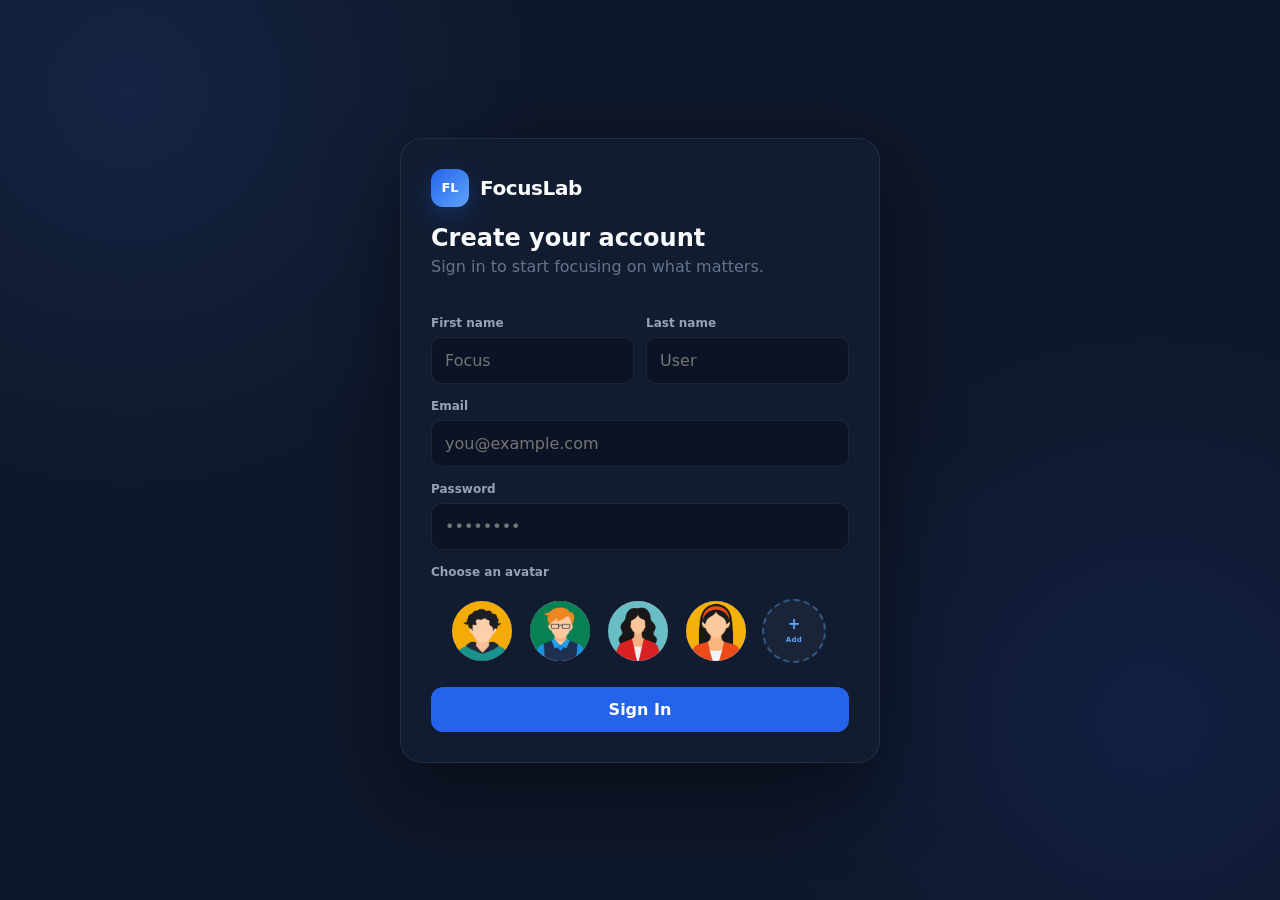
<file: index.html>
<!DOCTYPE html>
<html lang="en">
<head>
    <meta charset="UTF-8">
    <meta name="viewport" content="width=device-width, initial-scale=1.0">
    <title>FocusLab</title>
    <link rel="icon" type="image/svg+xml" href="data:image/svg+xml,%3Csvg xmlns='http://www.w3.org/2000/svg' viewBox='0 0 64 64'%3E%3Cdefs%3E%3ClinearGradient id='g' x1='0' y1='0' x2='64' y2='64'%3E%3Cstop offset='0' stop-color='%232563eb'/%3E%3Cstop offset='1' stop-color='%2360a5fa'/%3E%3C/linearGradient%3E%3C/defs%3E%3Crect width='64' height='64' rx='16' fill='url(%23g)'/%3E%3Ctext x='32' y='44' font-family='Arial, Helvetica, sans-serif' font-weight='900' font-size='28' fill='white' text-anchor='middle'%3EFL%3C/text%3E%3C/svg%3E">
    <link rel="stylesheet" href="style/main.css">
    <script>
        /*
         * Decide instantly (before the page paints) whether to show
         * the sign-in form or the home app, so there is no flash of
         * the wrong view. The actual show/hide is done in CSS via
         * these two classes — see main.css.
         */
        document.documentElement.classList.add(
            localStorage.getItem("focusLab_signedIn") === "true"
                ? "is-signed-in"
                : "is-guest"
        );
    </script>
</head>

<body class="home-page">

    <div class="home-screen">

        <!-- =========================================================
             SIGN IN VIEW
             Shown when the person has not signed in yet. Submitting
             this form no longer navigates to another file — it just
             reveals the home view below, in this same page.
        ========================================================== -->
        <div id="signinView" class="modal-box signin-box">

            <div class="signin-logo-row">
                <div class="brand-mark">FL</div>
                <span>FocusLab</span>
            </div>

            <h2>Create your account</h2>
            <p class="modal-description">Sign in to start focusing on what matters.</p>

            <div class="form-grid">
                <div>
                    <label>First name</label>
                    <input id="signinFirstName" type="text" placeholder="Focus" autocomplete="given-name">
                </div>
                <div>
                    <label>Last name</label>
                    <input id="signinLastName" type="text" placeholder="User" autocomplete="family-name">
                </div>
            </div>

            <label>Email</label>
            <input id="signinEmail" type="email" placeholder="you@example.com" autocomplete="email">

            <label>Password</label>
            <input id="signinPassword" type="password" placeholder="••••••••" autocomplete="new-password">

            <label>Choose an avatar</label>
            <div class="background-grid signin-avatar-grid" id="signinAvatarGrid">
                <button type="button" class="background-option" data-avatar="images/avatars/avatar1.jpeg" onclick="selectSigninAvatar(this)">
                    <img src="images/avatars/avatar1.jpeg" alt="Avatar 1">
                </button>
                <button type="button" class="background-option" data-avatar="images/avatars/avatar2.jpeg" onclick="selectSigninAvatar(this)">
                    <img src="images/avatars/avatar2.jpeg" alt="Avatar 2">
                </button>
                <button type="button" class="background-option" data-avatar="images/avatars/avatar3.jpeg" onclick="selectSigninAvatar(this)">
                    <img src="images/avatars/avatar3.jpeg" alt="Avatar 3">
                </button>
                <button type="button" class="background-option" data-avatar="images/avatars/avatar4.jpeg" onclick="selectSigninAvatar(this)">
                    <img src="images/avatars/avatar4.jpeg" alt="Avatar 4">
                </button>
                <button type="button" class="background-option avatar-add-option" id="signinAvatarAddBtn" onclick="triggerSigninAvatarUpload()">
                    <span class="avatar-add-icon">+</span>
                    <span class="avatar-add-label">Add</span>
                </button>
            </div>

            <input
                type="file"
                id="signinAvatarFileInput"
                accept="image/*"
                style="display:none"
                onchange="handleSigninAvatarFileSelected(event)"
            >

            <p id="signinError" class="signin-error">Please fill in every field and choose an avatar.</p>

            <button class="modal-submit-button" onclick="submitSignin()">
                Sign In
            </button>

        </div>


        <!-- =========================================================
             HOME APP VIEW
             Shown once the person is signed in. This is the same
             content that used to live in pages/home.html.
        ========================================================== -->
        <div id="homeAppView">

            <header class="home-header">
                <a href="index.html" class="brand">
                    <div class="brand-mark">FL</div>
                    <span>FocusLab</span>
                </a>

                <nav class="home-nav">
                    <a href="index.html" class="active">Home</a>
                    <a href="pages/tasks.html">Tasks</a>
                    <a href="pages/video.html">Videos</a>
                </nav>

                <div class="nav-search-wrapper">
                    <svg class="home-search-icon nav-search-icon" viewBox="0 0 24 24" fill="none">
                        <circle cx="11" cy="11" r="6.5" stroke="currentColor" stroke-width="1.8"/>
                        <path d="M16 16L21 21" stroke="currentColor" stroke-width="1.8" stroke-linecap="round"/>
                    </svg>

                    <input
                        type="text"
                        id="navTaskSearch"
                        class="nav-search-input"
                        placeholder="Search tasks..."
                        autocomplete="off"
                    >

                    <div
                        id="navTaskSearchSuggestions"
                        class="home-task-search-suggestions"
                    ></div>
                </div>

                <div class="mobile-header-nav">
                    <a href="index.html" class="mobile-nav-btn active" title="Home">
                        <svg viewBox="0 0 24 24" fill="none">
                            <path d="M4 10.5L12 4L20 10.5V20H4V10.5Z"
                                  stroke="currentColor" stroke-width="1.7"
                                  stroke-linejoin="round"/>
                            <path d="M9 20V14H15V20"
                                  stroke="currentColor" stroke-width="1.7"/>
                        </svg>
                    </a>
                    <a href="pages/tasks.html" class="mobile-nav-btn" title="Tasks">
                        <svg viewBox="0 0 24 24" fill="none">
                            <rect x="4" y="3" width="16" height="18" rx="3"
                                  stroke="currentColor" stroke-width="1.7"/>
                            <path d="M8 8L9.5 9.5L12 7"
                                  stroke="currentColor" stroke-width="1.7"
                                  stroke-linecap="round" stroke-linejoin="round"/>
                            <path d="M13.5 9H17"
                                  stroke="currentColor" stroke-width="1.7"
                                  stroke-linecap="round"/>
                            <path d="M8 13L9.5 14.5L12 12"
                                  stroke="currentColor" stroke-width="1.7"
                                  stroke-linecap="round" stroke-linejoin="round"/>
                            <path d="M13.5 14H17"
                                  stroke="currentColor" stroke-width="1.7"
                                  stroke-linecap="round"/>
                        </svg>
                    </a>
                    <a href="pages/video.html" class="mobile-nav-btn" title="Videos">
                        <svg viewBox="0 0 24 24" fill="none">
                            <rect x="3" y="5" width="18" height="14" rx="3"
                                  stroke="currentColor" stroke-width="1.7"/>
                            <path d="M10 9L16 12L10 15V9Z"
                                  stroke="currentColor" stroke-width="1.7"
                                  stroke-linejoin="round"/>
                        </svg>
                    </a>
                </div>

                <div class="home-user">
                    <img id="homeAvatar" class="avatar-clickable" src="images/avatars/avatar1.jpeg" alt="Avatar" onclick="openAvatarEditModal()" title="Change avatar">
                    <span id="homeUserName">Focus User</span>
                </div>
            </header>

            <main class="home-main">

                <section class="hero-section">
                    <div class="hero-content">
                        <span class="hero-small-title">FOCUS • PLAN • ACHIEVE</span>
                        <h1>Stay focused.<br><span>Get things done.</span></h1>
                        <p>
                            Organize your tasks, focus on what matters,
                            and make every study session count.
                        </p>

                        <div class="hero-buttons">
                            <a href="pages/tasks.html" class="primary-button">
                                Open Tasks
                            </a>
                        </div>
                    </div>
                </section>

                <section class="home-search-section">

                    <div class="search-heading">
                        <span class="section-kicker">QUICK SEARCH</span>
                        <h2>Find a task</h2>
                        <p>Type at least 2 characters to search your tasks.</p>
                    </div>

                    <div class="home-search-wrapper">
                        <svg class="home-search-icon" viewBox="0 0 24 24" fill="none">
                            <circle cx="11" cy="11" r="6.5" stroke="currentColor" stroke-width="1.8"/>
                            <path d="M16 16L21 21" stroke="currentColor" stroke-width="1.8" stroke-linecap="round"/>
                        </svg>

                        <input
                            type="text"
                            id="homeTaskSearch"
                            class="home-search-input"
                            placeholder="Search your tasks..."
                            autocomplete="off"
                        >

                        <div
                            id="homeTaskSearchSuggestions"
                            class="home-task-search-suggestions"
                        ></div>
                    </div>

                </section>

                <section class="home-cards">

                    <a href="pages/tasks.html" class="home-card">
                        <div class="home-card-icon">
                            <svg viewBox="0 0 24 24" fill="none">
                                <rect x="4" y="3" width="16" height="18" rx="3"
                                      stroke="currentColor" stroke-width="1.7"/>
                                <path d="M8 8L9.5 9.5L12 7"
                                      stroke="currentColor" stroke-width="1.7"
                                      stroke-linecap="round" stroke-linejoin="round"/>
                                <path d="M13.5 9H17"
                                      stroke="currentColor" stroke-width="1.7"
                                      stroke-linecap="round"/>
                                <path d="M8 13L9.5 14.5L12 12"
                                      stroke="currentColor" stroke-width="1.7"
                                      stroke-linecap="round" stroke-linejoin="round"/>
                                <path d="M13.5 14H17"
                                      stroke="currentColor" stroke-width="1.7"
                                      stroke-linecap="round"/>
                            </svg>
                        </div>
                        <div>
                            <h3>Tasks</h3>
                            <p>Manage your daily tasks</p>
                        </div>
                    </a>

                    <a href="pages/video.html" class="home-card">
                        <div class="home-card-icon">
                            <svg viewBox="0 0 24 24" fill="none">
                                <rect x="3" y="5" width="18" height="14" rx="3"
                                      stroke="currentColor" stroke-width="1.7"/>
                                <path d="M10 9L16 12L10 15V9Z"
                                      stroke="currentColor" stroke-width="1.7"
                                      stroke-linejoin="round"/>
                            </svg>
                        </div>
                        <div>
                            <h3>Videos</h3>
                            <p>Learn and stay inspired</p>
                        </div>
                    </a>

                    <div class="home-card">
                        <div class="home-card-icon">
                            <svg viewBox="0 0 24 24" fill="none">
                                <path d="M5 10V17"
                                      stroke="currentColor" stroke-width="1.7"
                                      stroke-linecap="round"/>
                                <path d="M9 7V17"
                                      stroke="currentColor" stroke-width="1.7"
                                      stroke-linecap="round"/>
                                <path d="M13 12V17"
                                      stroke="currentColor" stroke-width="1.7"
                                      stroke-linecap="round"/>
                                <path d="M17 5V17"
                                      stroke="currentColor" stroke-width="1.7"
                                      stroke-linecap="round"/>
                                <path d="M4 20H20"
                                      stroke="currentColor" stroke-width="1.7"
                                      stroke-linecap="round"/>
                            </svg>
                        </div>
                        <div>
                            <h3>FocusLab</h3>
                            <p>Build your productivity</p>
                        </div>
                    </div>

                </section>

            </main>

            <!-- ================= FOOTER ================= -->
            <footer class="site-footer">

        <div class="footer-credit">

            <span class="footer-brand-text">FocusLab</span>
            <span class="footer-brand-text">©</span>
        </div>

        <div class="footer-credit">
            <span>Created by Ahmed Mohamed</span>

        </div>

                <div class="footer-social">

                    <a href="https://www.facebook.com/" aria-label="Facebook" target="_blank" rel="noopener">
                        <svg viewBox="0 0 24 24" fill="none">
                            <path d="M14.5 8.5H16.5V5.3C16.16 5.26 15 5.17 13.63 5.17C10.77 5.17 8.81 6.93 8.81 10.13V12.75H5.63V16.32H8.81V22.5H12.5V16.32H15.66L16.16 12.75H12.5V10.5C12.5 9.47 12.78 8.5 14.5 8.5Z" fill="currentColor"/>
                        </svg>
                    </a>

                    <a href="https://www.youtube.com/" aria-label="YouTube" target="_blank" rel="noopener">
                        <svg viewBox="0 0 24 24" fill="none">
                            <rect x="2.5" y="6" width="19" height="12" rx="4" stroke="currentColor" stroke-width="1.6"/>
                            <path d="M10.5 9.5L15 12L10.5 14.5V9.5Z" fill="currentColor"/>
                        </svg>
                    </a>

                    <a href="https://www.tiktok.com/en/" aria-label="TikTok" target="_blank" rel="noopener">
                        <svg viewBox="0 0 24 24" fill="none">
                            <path d="M13.5 3V14.8C13.5 16.35 12.25 17.6 10.7 17.6C9.15 17.6 7.9 16.35 7.9 14.8C7.9 13.25 9.15 12 10.7 12C11 12 11.28 12.04 11.55 12.12V9.55C11.27 9.51 11 9.5 10.7 9.5C7.74 9.5 5.4 11.84 5.4 14.8C5.4 17.76 7.74 20.1 10.7 20.1C13.66 20.1 16 17.76 16 14.8V8.9C16.9 9.55 18 9.95 19.2 9.95V7.45C17.15 7.45 15.5 5.9 15.5 3.9V3H13.5Z" fill="currentColor"/>
                        </svg>
                    </a>

                </div>

            </footer>

        </div>

    </div>

    <!-- CHANGE AVATAR (available once signed in — click your avatar) -->
    <div id="avatarEditModal" class="modal-overlay">

        <div class="modal-box">

            <button class="modal-close" onclick="closeAvatarEditModal()">✕</button>

            <div class="modal-icon">
                <svg viewBox="0 0 24 24" fill="none">
                    <circle cx="12" cy="8" r="3.4" stroke="currentColor" stroke-width="1.7"/>
                    <path d="M5.5 19.5C6.5 16 9 14.5 12 14.5C15 14.5 17.5 16 18.5 19.5"
                          stroke="currentColor" stroke-width="1.7" stroke-linecap="round"/>
                </svg>
            </div>

            <h2>Change Avatar</h2>
            <p class="modal-description">Pick an avatar or upload your own photo.</p>

            <div class="background-grid signin-avatar-grid" id="avatarEditGrid">
                <button type="button" class="background-option" data-avatar="images/avatars/avatar1.jpeg" onclick="applyAvatarChoice(this)">
                    <img src="images/avatars/avatar1.jpeg" alt="Avatar 1">
                </button>
                <button type="button" class="background-option" data-avatar="images/avatars/avatar2.jpeg" onclick="applyAvatarChoice(this)">
                    <img src="images/avatars/avatar2.jpeg" alt="Avatar 2">
                </button>
                <button type="button" class="background-option" data-avatar="images/avatars/avatar3.jpeg" onclick="applyAvatarChoice(this)">
                    <img src="images/avatars/avatar3.jpeg" alt="Avatar 3">
                </button>
                <button type="button" class="background-option" data-avatar="images/avatars/avatar4.jpeg" onclick="applyAvatarChoice(this)">
                    <img src="images/avatars/avatar4.jpeg" alt="Avatar 4">
                </button>
                <button type="button" class="background-option avatar-add-option" id="avatarEditAddBtn" onclick="triggerAvatarEditUpload()">
                    <span class="avatar-add-icon">+</span>
                    <span class="avatar-add-label">Add</span>
                </button>
            </div>

            <input
                type="file"
                id="avatarEditFileInput"
                accept="image/*"
                style="display:none"
                onchange="handleAvatarEditFileSelected(event)"
            >

        </div>

    </div>

    <script src="script/main.js"></script>
</body>
</html>
</file>
<file: style/main.css>
* {
    box-sizing: border-box;
    margin: 0;
    padding: 0;
}

html {
    scroll-behavior: smooth;
}

body {
    font-family: Inter, system-ui, -apple-system, BlinkMacSystemFont, "Segoe UI", sans-serif;
    background: #0f172a;
    color: #f8fafc;
}

button,
input,
select {
    font: inherit;
}

button {
    border: 0;
}

a {
    color: inherit;
    text-decoration: none;
}


/* =========================
   SCROLLBAR
   Themed to match the site instead of the browser's default
   grey/silver bar.
========================= */

* {
    scrollbar-width: thin;
    scrollbar-color: #1e40af rgba(255,255,255,.05);
}

::-webkit-scrollbar {
    width: 11px;
    height: 11px;
}

::-webkit-scrollbar-track {
    background: rgba(255,255,255,.05);
}

::-webkit-scrollbar-thumb {
    background: #1e40af;
    border-radius: 10px;
}

::-webkit-scrollbar-thumb:hover {
    background: #2563eb;
}


/* =========================
   HOME
========================= */

.home-page {
    min-height: 100vh;
    background:
        radial-gradient(circle at 10% 10%, rgba(59, 130, 246, .12), transparent 30%),
        radial-gradient(circle at 90% 80%, rgba(37, 99, 235, .12), transparent 30%),
        #0f172a;
}

.home-screen {
    min-height: 100vh;
    display: flex;
    flex-direction: column;
}

.home-header,
.tasks-header {
    height: 78px;
    padding: 0 34px;
    display: flex;
    align-items: center;
    gap: 30px;
    border-bottom: 1px solid rgba(255,255,255,.07);
    background: rgba(15,23,42,.88);
    backdrop-filter: blur(18px);
    position: sticky;
    top: 0;
    z-index: 100;
}

.brand {
    display: flex;
    align-items: center;
    gap: 11px;
    font-size: 20px;
    font-weight: 800;
    letter-spacing: -.4px;
}

.brand-mark {
    width: 38px;
    height: 38px;
    border-radius: 12px;
    display: grid;
    place-items: center;
    background: linear-gradient(135deg,#2563eb,#60a5fa);
    color: white;
    font-size: 13px;
    font-weight: 900;
    box-shadow: 0 8px 25px rgba(37,99,235,.28);
}

.home-nav {
    display: flex;
    align-items: center;
    gap: 8px;
    margin-left: auto;
}

.home-nav a {
    padding: 10px 15px;
    border-radius: 10px;
    color: #94a3b8;
    transition: .2s;
}

.home-nav a:hover,
.home-nav a.active {
    color: white;
    background: rgba(255,255,255,.06);
}

.home-user,
.header-avatar {
    display: flex;
    align-items: center;
    gap: 9px;
}

.home-user img,
.header-avatar img {
    width: 39px;
    height: 39px;
    border-radius: 50%;
    object-fit: cover;
    border: 2px solid rgba(96,165,250,.45);
}

.home-user span {
    color: #cbd5e1;
    font-size: 14px;
}

.home-main {
    max-width: 1120px;
    margin: auto;
    padding: 80px 25px;
    flex: 1;
    width: 100%;
}

.hero-section {
    min-height: 430px;
    display: flex;
    align-items: center;
}

.hero-small-title,
.section-kicker,
.timer-label,
.break-small-label {
    font-size: 11px;
    letter-spacing: 2px;
    font-weight: 800;
    color: #60a5fa;
}

.hero-content h1 {
    margin-top: 18px;
    font-size: clamp(48px, 7vw, 86px);
    line-height: .98;
    letter-spacing: -4px;
}

.hero-content h1 span {
    color: #60a5fa;
}

.hero-content p {
    max-width: 590px;
    color: #94a3b8;
    font-size: 17px;
    line-height: 1.7;
    margin-top: 25px;
}

.hero-buttons {
    margin-top: 30px;
}

.primary-button,
.add-task-button,
.modal-submit-button {
    display: inline-flex;
    align-items: center;
    justify-content: center;
    gap: 9px;
    padding: 13px 20px;
    border-radius: 12px;
    background: #2563eb;
    color: white;
    font-weight: 700;
    cursor: pointer;
    transition: .2s;
}

.primary-button:hover,
.add-task-button:hover,
.modal-submit-button:hover {
    background: #3b82f6;
    transform: translateY(-2px);
}

.home-search-section {
    margin-top: 30px;
    padding: 34px;
    border: 1px solid rgba(255,255,255,.07);
    border-radius: 22px;
    background: rgba(255,255,255,.025);
}

.search-heading h2 {
    font-size: 28px;
    margin-top: 7px;
}

.search-heading p {
    color: #64748b;
    margin-top: 5px;
}

.home-search-wrapper {
    position: relative;
    margin-top: 22px;
}

.home-search-icon {
    position: absolute;
    left: 17px;
    top: 50%;
    transform: translateY(-50%);
    width: 21px;
    color: #64748b;
    z-index: 2;
}

.home-search-input {
    width: 100%;
    height: 58px;
    border-radius: 14px;
    border: 1px solid rgba(255,255,255,.08);
    background: rgba(2,6,23,.65);
    color: white;
    padding: 0 18px 0 50px;
    outline: none;
    transition: .2s;
}

.home-search-input:focus {
    border-color: rgba(59,130,246,.7);
    box-shadow: 0 0 0 4px rgba(37,99,235,.08);
}

.home-task-search-suggestions {
    display: none;
    position: absolute;
    top: calc(100% + 8px);
    left: 0;
    right: 0;
    background: #111c31;
    border: 1px solid rgba(255,255,255,.09);
    border-radius: 15px;
    padding: 7px;
    z-index: 200;
    box-shadow: 0 20px 50px rgba(0,0,0,.35);
}

.home-task-search-suggestions.active {
    display: block;
}

.home-search-result {
    width: 100%;
    display: flex;
    align-items: center;
    gap: 12px;
    padding: 12px;
    border-radius: 11px;
    background: transparent;
    color: white;
    text-align: left;
    cursor: pointer;
    transition: .2s;
}

.home-search-result:hover {
    background: rgba(59,130,246,.12);
}

.home-search-result-icon {
    width: 35px;
    height: 35px;
    border-radius: 10px;
    display: grid;
    place-items: center;
    background: rgba(59,130,246,.1);
    color: #60a5fa;
}

.home-search-result-text {
    overflow: hidden;
}

.home-search-result-text strong {
    display: block;
    white-space: nowrap;
    overflow: hidden;
    text-overflow: ellipsis;
}

.home-search-result-text small {
    color: #64748b;
}

.home-cards {
    display: grid;
    grid-template-columns: repeat(3,1fr);
    gap: 18px;
    margin-top: 24px;
}

.home-card {
    padding: 23px;
    border-radius: 18px;
    background: rgba(255,255,255,.025);
    border: 1px solid rgba(255,255,255,.07);
    display: flex;
    align-items: center;
    gap: 15px;
    transition: .2s;
}

.home-card:hover {
    transform: translateY(-3px);
    border-color: rgba(96,165,250,.25);
}

.home-card-icon {
    width: 48px;
    height: 48px;
    flex-shrink: 0;
    border-radius: 14px;
    background: rgba(59,130,246,.1);
    color: #60a5fa;
    display: grid;
    place-items: center;
}

.home-card-icon svg {
    width: 25px;
    height: 25px;
}

.home-card h3 {
    font-size: 16px;
}

.home-card p {
    color: #64748b;
    font-size: 13px;
    margin-top: 3px;
}


/* =========================
   TASKS APP
========================= */

.tasks-app-screen {
    min-height: 100vh;
    background-color: #0f172a;
    background-repeat: no-repeat;
    background-size: cover;
    background-position: center;
    background-attachment: fixed;
    display: flex;
    flex-direction: column;
}

.tasks-header {
    padding-left: 20px;
}

.burger-btn {
    width: 43px;
    height: 43px;
    border-radius: 12px;
    background: rgba(255,255,255,.05);
    display: flex;
    flex-direction: column;
    justify-content: center;
    gap: 5px;
    align-items: center;
    cursor: pointer;
    color: white;
}

.burger-btn span {
    width: 19px;
    height: 2px;
    background: currentColor;
    border-radius: 5px;
}

.tasks-search {
    margin-left: auto;
    width: min(400px, 42vw);
    position: relative;
}

.tasks-search svg {
    width: 20px;
    position: absolute;
    left: 15px;
    top: 50%;
    transform: translateY(-50%);
    color: #64748b;
}

.tasks-search input {
    width: 100%;
    height: 43px;
    padding: 0 15px 0 44px;
    border: 1px solid rgba(255,255,255,.07);
    border-radius: 11px;
    background: rgba(255,255,255,.035);
    color: white;
    outline: none;
}

.tasks-search input:focus {
    border-color: rgba(96,165,250,.5);
}

.sidebar {
    width: 260px;
    position: fixed;
    left: 0;
    top: 78px;
    bottom: 0;
    z-index: 90;
    padding: 23px 16px;
    background: rgba(8,15,29,.96);
    border-right: 1px solid rgba(255,255,255,.06);
    overflow-y: auto;
    transition: .25s;
}

.sidebar.closed {
    transform: translateX(-100%);
}

.sidebar-user {
    display: flex;
    align-items: center;
    gap: 12px;
    padding: 5px 7px 18px;
}

.sidebar-avatar {
    width: 43px;
    height: 43px;
    border-radius: 50%;
    object-fit: cover;
}

.sidebar-user strong {
    display: block;
    font-size: 14px;
}

.sidebar-user span {
    display: block;
    margin-top: 3px;
    font-size: 11px;
    color: #64748b;
}

.sidebar-divider {
    height: 1px;
    background: rgba(255,255,255,.06);
    margin: 12px 4px;
}

.sidebar-nav {
    display: flex;
    flex-direction: column;
    gap: 5px;
}

.sidebar-item,
.filter-item {
    width: 100%;
    display: flex;
    align-items: center;
    gap: 13px;
    min-height: 46px;
    padding: 8px 12px;
    border-radius: 12px;
    color: #94a3b8;
    background: transparent;
    cursor: pointer;
    text-align: left;
    transition: .2s;
}

.sidebar-item svg,
.filter-icon svg {
    width: 21px;
    height: 21px;
}

.sidebar-item:hover,
.sidebar-item.active,
.filter-item:hover,
.filter-item.active {
    color: white;
    background: rgba(59,130,246,.1);
}

.sidebar-button {
    font-weight: 500;
}

.filter-title {
    color: #475569;
    font-size: 10px;
    letter-spacing: 1.7px;
    font-weight: 800;
    padding: 10px 12px;
}

.filter-item {
    min-height: 43px;
}

.filter-icon {
    width: 27px;
    height: 27px;
    display: grid;
    place-items: center;
    border-radius: 9px;
    background: rgba(255,255,255,.035);
}

.filter-item.active .filter-icon {
    background: rgba(59,130,246,.13);
    color: #60a5fa;
}

.tasks-main {
    min-height: calc(100vh - 78px);
    margin-left: 260px;
    padding: 45px 30px;
    max-width: 1120px;
    background: transparent !important;
    flex: 1;
}

.tasks-heading-row {
    display: flex;
    justify-content: space-between;
    align-items: flex-end;
    gap: 20px;
}

.tasks-heading-row h1 {
    font-size: 38px;
    letter-spacing: -1.5px;
    margin-top: 7px;
}

.tasks-heading-row p {
    color: #64748b;
    margin-top: 5px;
}

.task-actions {
    display: flex;
    gap: 9px;
}

.delete-all-button {
    display: inline-flex;
    align-items: center;
    gap: 8px;
    padding: 12px 15px;
    border-radius: 11px;
    background: rgba(239,68,68,.08);
    color: #f87171;
    border: 1px solid rgba(239,68,68,.18);
    cursor: pointer;
    font-weight: 700;
    transition: .2s;
}

.delete-all-button svg {
    width: 18px;
    height: 18px;
}

.delete-all-button:hover {
    background: #dc2626;
    color: white;
}

.add-task-button svg {
    width: 19px;
    height: 19px;
}

.tasks-list {
    display: flex;
    flex-direction: column;
    gap: 12px;
    margin-top: 28px;
}

.task-item {
    display: flex;
    align-items: center;
    gap: 15px;
    padding: 16px;
    min-height: 84px;
    border-radius: 17px;
    border: 1px solid rgba(255,255,255,.065);
    background: rgba(15,23,42,.78);
    backdrop-filter: blur(10px);
    transition: .25s;
}

.task-item:hover {
    border-color: rgba(96,165,250,.2);
    transform: translateY(-1px);
}

.task-item.completed {
    opacity: .58;
}

.task-item.completed .task-name {
    text-decoration: line-through;
}

.task-check-button {
    width: 38px;
    height: 38px;
    border-radius: 50%;
    flex-shrink: 0;
    border: 1.5px solid #475569;
    color: transparent;
    background: transparent;
    display: grid;
    place-items: center;
    cursor: pointer;
    transition: .2s;
}

.task-check-button:hover {
    border-color: #60a5fa;
}

.task-item.completed .task-check-button {
    background: #22c55e;
    border-color: #22c55e;
    color: white;
}

.task-check-button svg {
    width: 19px;
    height: 19px;
}

.task-info {
    min-width: 0;
    flex: 1;
}

.task-name {
    font-weight: 700;
    font-size: 15px;
    white-space: nowrap;
    overflow: hidden;
    text-overflow: ellipsis;
}

.task-meta {
    display: flex;
    align-items: center;
    gap: 8px;
    flex-wrap: wrap;
    margin-top: 7px;
}

.task-priority {
    padding: 4px 8px;
    border-radius: 7px;
    font-size: 10px;
    font-weight: 800;
    background: rgba(255,255,255,.05);
    color: #94a3b8;
}

.task-priority.important {
    color: #fbbf24;
    background: rgba(245,158,11,.08);
}

.task-priority.study {
    color: #a78bfa;
    background: rgba(139,92,246,.08);
}

.task-focus-label {
    color: #64748b;
    font-size: 11px;
}

.task-timer-btn {
    min-width: 84px;
    height: 39px;
    padding: 0 12px;
    border-radius: 10px;
    background: rgba(59,130,246,.08);
    border: 1px solid rgba(59,130,246,.18);
    color: #60a5fa;
    font-family: monospace;
    font-weight: 800;
    cursor: pointer;
    transition: .2s;
}

.task-timer-btn:hover {
    background: rgba(59,130,246,.15);
}

.task-timer-btn.timer-running {
    color: #93c5fd;
    border-color: rgba(96,165,250,.45);
}

.task-timer-btn.timer-finished {
    color: #f87171;
    border-color: rgba(239,68,68,.3);
    background: rgba(239,68,68,.07);
}

.task-delete-btn {
    width: 34px;
    height: 34px;
    flex-shrink: 0;
    border-radius: 50%;
    background: rgba(220,38,38,.07);
    border: 1px solid rgba(248,113,113,.25);
    color: #f87171;
    display: grid;
    place-items: center;
    cursor: pointer;
    transition: .2s;
}

.task-delete-btn:hover {
    background: #dc2626;
    color: white;
}

.task-delete-btn svg {
    width: 17px;
    height: 17px;
}


/* =========================
   EMPTY
========================= */

.empty-tasks-state {
    display: none;
    text-align: center;
    padding: 100px 20px;
}

.empty-tasks-state.active {
    display: block;
}

.empty-icon {
    width: 72px;
    height: 72px;
    margin: auto;
    border-radius: 22px;
    background: rgba(59,130,246,.08);
    color: #60a5fa;
    display: grid;
    place-items: center;
}

.empty-icon svg {
    width: 35px;
}

.empty-tasks-state h2 {
    margin-top: 18px;
}

.empty-tasks-state p {
    color: #64748b;
    margin-top: 6px;
}

.empty-tasks-state button {
    margin-top: 22px;
    padding: 11px 18px;
    border-radius: 10px;
    background: #2563eb;
    color: white;
    cursor: pointer;
}


/* =========================
   MODALS
========================= */

.modal-overlay {
    position: fixed;
    inset: 0;
    z-index: 500;
    display: none;
    align-items: center;
    justify-content: center;
    padding: 20px;
    background: rgba(0,0,0,.72);
    backdrop-filter: blur(9px);
}

.modal-overlay.active {
    display: flex;
}

.modal-box {
    width: min(470px,100%);
    max-height: 90vh;
    overflow-y: auto;
    position: relative;
    padding: 30px;
    border-radius: 22px;
    background: #111c31;
    border: 1px solid rgba(255,255,255,.08);
    box-shadow: 0 30px 80px rgba(0,0,0,.45);
}

.modal-close,
.music-close {
    position: absolute;
    top: 17px;
    right: 17px;
    width: 35px;
    height: 35px;
    border-radius: 50%;
    color: #94a3b8;
    background: rgba(255,255,255,.05);
    cursor: pointer;
}

.modal-icon {
    width: 52px;
    height: 52px;
    display: grid;
    place-items: center;
    border-radius: 15px;
    background: rgba(59,130,246,.1);
    color: #60a5fa;
}

.modal-icon svg {
    width: 25px;
}

.modal-box h2 {
    margin-top: 17px;
    font-size: 24px;
}

.modal-description {
    color: #64748b;
    margin-top: 5px;
    margin-bottom: 25px;
}

.modal-box label {
    display: block;
    font-size: 12px;
    color: #94a3b8;
    font-weight: 700;
    margin: 15px 0 7px;
}

.modal-box input,
.modal-box select {
    width: 100%;
    height: 47px;
    border: 1px solid rgba(255,255,255,.08);
    border-radius: 10px;
    background: #0b1324;
    color: white;
    outline: none;
    padding: 0 13px;
}

.modal-box input:focus,
.modal-box select:focus {
    border-color: rgba(59,130,246,.55);
}

.form-grid {
    display: grid;
    grid-template-columns: 1fr 1fr;
    gap: 12px;
}

.input-with-unit {
    position: relative;
}

.input-with-unit input {
    padding-right: 45px;
}

.input-with-unit span {
    position: absolute;
    right: 12px;
    top: 50%;
    transform: translateY(-50%);
    color: #64748b;
    font-size: 12px;
}

.modal-submit-button {
    width: 100%;
    margin-top: 24px;
}


/* =========================
   FOCUS TIMER
========================= */

.timer-modal-overlay-pure {
    position: fixed;
    inset: 0;
    z-index: 700;
    display: none;
    align-items: center;
    justify-content: center;
    background: #030712;
}

.timer-modal-overlay-pure.active {
    display: flex;
}

.timer-pure-close-btn {
    position: absolute;
    right: 30px;
    top: 25px;
    width: 48px;
    height: 48px;
    border-radius: 50%;
    background: rgba(255,255,255,.06);
    color: white;
    cursor: pointer;
    font-size: 18px;
    z-index: 20;
}

/*
 * The video player's own close button — same spot as the
 * generic .timer-pure-close-btn, but raised a bit higher so
 * the video never covers it, and drawn as a plain X (no
 * circle background) per request.
 */
.video-close-x {
    top: 14px;
    right: 22px;
    width: auto;
    height: auto;
    padding: 6px 8px;
    border-radius: 8px;
    background: transparent;
    font-size: 30px;
    font-weight: 300;
    line-height: 1;
    z-index: 30;
    transition: .2s;
}

.video-close-x:hover {
    color: #60a5fa;
    transform: scale(1.12);
}

.timer-pure-content {
    text-align: center;
    padding: 30px;
}

.timer-pure-title {
    font-size: clamp(25px,4vw,40px);
    margin-top: 14px;
    max-width: 700px;
}

.timer-pure-big-number {
    margin-top: 35px;
    font-family: monospace;
    font-size: clamp(80px,17vw,190px);
    line-height: .9;
    letter-spacing: -8px;
    font-weight: 800;
}

.timer-status-text {
    color: #64748b;
    margin-top: 25px;
}


/* =========================
   RESULT ANIMATION
========================= */

.task-result-overlay {
    position: fixed;
    inset: 0;
    z-index: 800;
    display: flex;
    align-items: center;
    justify-content: center;
    background: rgba(2,6,23,.78);
    backdrop-filter: blur(8px);
    opacity: 0;
    visibility: hidden;
    pointer-events: none;
    transition: opacity .2s;
}

.task-result-overlay.active {
    opacity: 1;
    visibility: visible;
}

.task-result-animation {
    text-align: center;
    animation: resultContainer .55s ease both;
}

.task-result-circle {
    width: 150px;
    height: 150px;
    margin: auto;
    border-radius: 50%;
    display: grid;
    place-items: center;
    animation: resultCircle .65s cubic-bezier(.17,.89,.32,1.4) both;
}

.task-result-circle svg {
    width: 82px;
    height: 82px;
}

.task-result-circle.success {
    color: #22c55e;
    background: rgba(34,197,94,.08);
    border: 5px solid #22c55e;
    box-shadow:
        0 0 0 18px rgba(34,197,94,.05),
        0 0 70px rgba(34,197,94,.25);
}

.task-result-circle.failure {
    color: #ef4444;
    background: rgba(239,68,68,.08);
    border: 5px solid #ef4444;
    box-shadow:
        0 0 0 18px rgba(239,68,68,.05),
        0 0 70px rgba(239,68,68,.22);
}

.task-result-animation h2 {
    margin-top: 28px;
    font-size: 31px;
}

.task-result-animation p {
    margin-top: 7px;
    color: #94a3b8;
}

@keyframes resultCircle {
    0% {
        transform: scale(.2);
        opacity: 0;
    }
    65% {
        transform: scale(1.12);
        opacity: 1;
    }
    100% {
        transform: scale(1);
    }
}

@keyframes resultContainer {
    from {
        transform: translateY(15px);
        opacity: 0;
    }
    to {
        transform: translateY(0);
        opacity: 1;
    }
}


/* =========================
   BREAK
========================= */

.break-overlay {
    position: fixed;
    inset: 0;
    z-index: 900;
    display: none;
    align-items: center;
    justify-content: center;
    background: #000;
}

.break-overlay.active {
    display: flex;
}

.break-skip-btn {
    position: absolute;
    right: 27px;
    top: 24px;
    width: 48px;
    height: 48px;
    border-radius: 50%;
    background: rgba(255,255,255,.08);
    color: white;
    cursor: pointer;
    font-size: 18px;
}

.break-content {
    text-align: center;
}

.break-content h1 {
    margin-top: 18px;
    font-size: clamp(42px,7vw,75px);
    letter-spacing: -2px;
}

.break-display {
    margin-top: 30px;
    font-family: monospace;
    font-size: clamp(75px,14vw,160px);
    font-weight: 800;
    letter-spacing: -7px;
}

.break-content p {
    color: #64748b;
    margin-top: 15px;
}

.break-skip-button {
    margin-top: 27px;
    padding: 12px 20px;
    border-radius: 11px;
    background: #151515;
    color: #cbd5e1;
    border: 1px solid #292929;
    cursor: pointer;
}

.break-skip-button:hover {
    background: #202020;
}


/* =========================
   BACKGROUNDS
========================= */

.background-grid {
    display: grid;
    grid-template-columns: 1fr 1fr;
    gap: 12px;
    margin-top: 20px;
    max-height: 360px;
    overflow-y: auto;
    padding-right: 4px;
}

.background-option {
    padding: 0;
    height: 130px;
    overflow: hidden;
    border-radius: 12px;
    border: 2px solid transparent;
    cursor: pointer;
    background: transparent;
    position: relative;
}

.background-option:hover {
    border-color: #60a5fa;
}

.background-option img {
    width: 100%;
    height: 100%;
    object-fit: cover;
}

.background-option.selected {
    border-color: #60a5fa;
}

/* Background theme swatches — each shows a small preview
   of the wallpaper it applies. */
.theme-option.selected {
    box-shadow: 0 0 0 3px rgba(96,165,250,.35) inset;
}

.reset-background-button {
    width: 100%;
    margin-top: 17px;
    padding: 12px;
    border-radius: 10px;
    color: #94a3b8;
    background: rgba(255,255,255,.05);
    cursor: pointer;
}


/* =========================
   MUSIC
========================= */

.music-panel {
    position: fixed;
    right: 20px;
    top: 90px;
    width: 300px;
    padding: 24px;
    border-radius: 17px;
    background: #111c31;
    border: 1px solid rgba(255,255,255,.08);
    box-shadow: 0 25px 70px rgba(0,0,0,.4);
    z-index: 450;
    display: none;
}

.music-panel.active {
    display: block;
}

.music-panel h3 {
    font-size: 20px;
}

.music-panel p {
    color: #64748b;
    font-size: 13px;
    margin-top: 4px;
    margin-bottom: 17px;
}

.music-option {
    width: 100%;
    padding: 11px;
    margin-top: 7px;
    border-radius: 9px;
    background: rgba(255,255,255,.05);
    color: #cbd5e1;
    cursor: pointer;
}


/* =========================
   SEARCH HIGHLIGHT
========================= */

.task-item.task-search-highlight {
    border-color: rgba(96,165,250,.7);
    box-shadow: 0 0 0 4px rgba(59,130,246,.08);
    animation: searchHighlight 1.2s ease 3;
}

@keyframes searchHighlight {
    0%,100% {
        transform: scale(1);
    }
    50% {
        transform: scale(1.012);
        box-shadow: 0 0 0 7px rgba(59,130,246,.08);
    }
}


/* =========================
   MOBILE
========================= */

@media (max-width: 800px) {

    .home-header,
    .tasks-header {
        padding: 0 15px;
        gap: 12px;
    }

    .home-nav {
        display: none;
    }

    .home-user span {
        display: none;
    }

    .tasks-search {
        flex: 1;
        min-width: 0;
        margin-left: 0;
    }

    .mobile-header-nav {
        display: flex;
    }

    .header-avatar {
        display: none;
    }

    .sidebar {
        transform: translateX(-100%);
        top: 78px;
    }

    .sidebar.open,
    .sidebar.active {
        transform: translateX(0);
    }

    .tasks-main {
        margin-left: 0;
        padding: 32px 16px;
    }

    .tasks-heading-row {
        align-items: flex-start;
        flex-direction: column;
    }

    .task-actions {
        width: 100%;
    }

    .task-actions button {
        flex: 1;
    }

    .home-main {
        padding: 45px 16px;
    }

    .hero-section {
        min-height: auto;
        padding: 30px 0;
    }

    .hero-content h1 {
        font-size: 52px;
        letter-spacing: -3px;
    }

    .home-cards {
        grid-template-columns: 1fr;
    }

    .task-item {
        align-items: flex-start;
        flex-wrap: wrap;
    }

    .task-info {
        width: calc(100% - 55px);
        flex: none;
    }

    .task-timer-btn {
        margin-left: 53px;
    }

    .task-delete-btn {
        margin-left: auto;
    }

    .nav-search-wrapper {
        display: none;
    }

    .site-footer {
        flex-direction: column;
        gap: 22px;
        text-align: center;
        padding: 34px 20px;
    }

    .footer-social {
        justify-content: center;
    }

    .video-grid {
        grid-template-columns: 1fr;
    }

    .video-player-box {
        padding: 12px;
    }

    .video-task-search-overlay {
        top: 12px;
        left: 12px;
        width: min(220px, 62vw);
    }

    #videoTaskSearchInput {
        height: 38px;
        font-size: 12px;
    }

    .video-active-task-card {
        top: 12px;
        width: calc(100vw - 24px);
    }

    .video-task-pin-header {
        font-size: 10px;
        padding: 8px 10px;
    }

    #videoActiveTaskItemHost .task-item {
        padding: 10px;
        flex-wrap: wrap;
    }

    #videoActiveTaskItemHost .task-timer-btn,
    #videoActiveTaskItemHost .task-timer-toggle-btn {
        display: none;
    }

    .timer-pure-close-btn {
        right: 12px;
        top: 12px;
        width: 40px;
        height: 40px;
    }

    .video-close-x {
        right: 12px;
        top: 8px;
        font-size: 26px;
    }
}

@media (max-width: 500px) {

    .brand span {
        display: none;
    }

    .form-grid {
        grid-template-columns: 1fr;
    }

    .modal-box {
        padding: 23px;
    }

    .background-grid {
        grid-template-columns: 1fr;
    }

    .task-actions {
        flex-direction: column;
    }

    .task-timer-btn {
        width: 100%;
        margin-left: 0;
    }
}


/* =========================================================
   NEW ADDITIONS BELOW — nothing above this line was changed.
========================================================= */


/* =========================
   SIGN IN PAGE
========================= */

html.is-guest .home-screen {
    display: flex;
    align-items: center;
    justify-content: center;
    padding: 40px 16px;
}

/* Sign-in and home now live in the same file (index.html);
   only one of the two is shown at a time, decided by whether
   the person is signed in. Set as early as possible (inline,
   in <head>) so there is no flash of the wrong view. */
html.is-guest #homeAppView {
    display: none;
}

html.is-signed-in #signinView {
    display: none;
}

.signin-box {
    width: min(480px, 100%);
}

.signin-logo-row {
    display: flex;
    align-items: center;
    gap: 11px;
    margin-bottom: 6px;
}

.signin-logo-row span {
    font-size: 20px;
    font-weight: 800;
    letter-spacing: -.4px;
}

.signin-avatar-grid.background-grid .background-option {
    border-radius: 50%;
    aspect-ratio: 1 / 1;
    width: 64px;
    height: auto;
    max-width: 64px;
    outline: none;
    -webkit-tap-highlight-color: transparent;
}

.signin-avatar-grid.background-grid .background-option:focus,
.signin-avatar-grid.background-grid .background-option:focus-visible {
    outline: none;
    box-shadow: none;
}

.signin-avatar-grid.background-grid .background-option img {
    border: none;
    outline: none;
    display: block;
}

.signin-avatar-grid.background-grid {
    grid-template-columns: repeat(auto-fit, 64px);
    justify-content: center;
    gap: 14px;
}

.signin-error {
    display: none;
    color: #f87171;
    font-size: 12px;
    margin-top: 10px;
}

.signin-error.active {
    display: block;
}

/* Hidden helper used to toggle the sign-in box vs. the home content
   now that both live together in one file (index.html). */
.view-hidden {
    display: none !important;
}


/* =========================
   HOME HEADER SEARCH BAR
========================= */

.nav-search-wrapper {
    position: relative;
    width: min(220px, 30vw);
    margin-left: 14px;
}

/*
 * Compact Home / Tasks / Videos icon buttons shown only in the
 * header on mobile (where the sidebar and its links are tucked
 * behind the burger menu). Hidden on desktop — see .home-nav
 * and the sidebar for the equivalent desktop navigation.
 */
.mobile-header-nav {
    display: none;
    align-items: center;
    gap: 6px;
    margin-left: auto;
}

.mobile-nav-btn {
    width: 36px;
    height: 36px;
    flex-shrink: 0;
    border-radius: 10px;
    display: grid;
    place-items: center;
    color: #94a3b8;
    background: rgba(255,255,255,.05);
    transition: .2s;
}

.mobile-nav-btn svg {
    width: 19px;
    height: 19px;
}

.mobile-nav-btn:hover,
.mobile-nav-btn.active {
    color: white;
    background: rgba(59,130,246,.15);
}

.nav-search-wrapper .nav-search-icon {
    left: 12px;
    width: 17px;
}

.nav-search-input {
    width: 100%;
    height: 40px;
    padding: 0 14px 0 36px;
    border-radius: 10px;
    border: 1px solid rgba(255,255,255,.08);
    background: rgba(2,6,23,.65);
    color: white;
    outline: none;
    transition: .2s;
}

.nav-search-input:focus {
    border-color: rgba(59,130,246,.7);
    box-shadow: 0 0 0 4px rgba(37,99,235,.08);
}


/* =========================
   MUSIC SIDEBAR PANEL
========================= */

.sidebar.panel-hidden {
    display: none;
}

.music-sidebar-panel {
    display: flex;
    flex-direction: column;
    gap: 10px;
}

.music-panel-header {
    display: flex;
    align-items: center;
    justify-content: space-between;
    padding-right: 40px;
}

.music-panel-header h3 {
    font-size: 18px;
}

.music-panel-desc {
    color: #64748b;
    font-size: 13px;
}

.music-hint {
    color: #475569;
    font-size: 11px;
    margin-top: -4px;
}

.add-music-button {
    padding: 11px;
    border-radius: 10px;
    background: rgba(59,130,246,.1);
    border: 1px solid rgba(59,130,246,.25);
    color: #60a5fa;
    font-weight: 700;
    cursor: pointer;
    transition: .2s;
}

.add-music-button:hover {
    background: rgba(59,130,246,.18);
}

.music-list-container {
    display: flex;
    flex-direction: column;
    gap: 8px;
    flex: 1;
    min-height: 0;
    overflow-y: auto;
}

.music-empty-text {
    color: #64748b;
    font-size: 13px;
}

.music-list-item {
    display: flex;
    align-items: center;
    gap: 9px;
    padding: 8px;
    border-radius: 10px;
    background: rgba(255,255,255,.035);
}

/* Simple, beautiful round play / pause control:
   a circle holding either a triangle (play) or two bars (pause). */
.music-item-play-btn {
    width: 34px;
    height: 34px;
    flex-shrink: 0;
    border-radius: 50%;
    background: linear-gradient(135deg,#2563eb,#60a5fa);
    color: white;
    display: grid;
    place-items: center;
    cursor: pointer;
    box-shadow: 0 6px 16px rgba(37,99,235,.35);
    transition: .2s;
}

.music-item-play-btn:hover {
    transform: scale(1.06);
    box-shadow: 0 8px 20px rgba(37,99,235,.45);
}

.music-item-play-btn svg {
    width: 13px;
    height: 13px;
}

.music-item-name {
    flex: 1;
    min-width: 0;
    font-size: 13px;
    white-space: nowrap;
    overflow: hidden;
    text-overflow: ellipsis;
}

.music-item-permanent-badge {
    flex-shrink: 0;
    padding: 3px 7px;
    border-radius: 6px;
    font-size: 9px;
    font-weight: 800;
    letter-spacing: .3px;
    text-transform: uppercase;
    color: #60a5fa;
    background: rgba(59,130,246,.1);
}

.music-item-delete-btn {
    width: 26px;
    height: 26px;
    flex-shrink: 0;
    border-radius: 50%;
    background: rgba(220,38,38,.08);
    color: #f87171;
    cursor: pointer;
    font-size: 12px;
}

.music-stop-button {
    padding: 11px;
    border-radius: 10px;
    background: rgba(239,68,68,.08);
    border: 1px solid rgba(239,68,68,.18);
    color: #f87171;
    font-weight: 700;
    cursor: pointer;
}

.music-stop-button:hover {
    background: #dc2626;
    color: white;
}


/* =========================
   TASK TIMER PLAY/PAUSE BUTTON
========================= */

.task-timer-toggle-btn {
    width: 38px;
    height: 38px;
    flex-shrink: 0;
    border-radius: 50%;
    background: rgba(59,130,246,.08);
    border: 1px solid rgba(59,130,246,.18);
    color: #60a5fa;
    display: grid;
    place-items: center;
    cursor: pointer;
    transition: .2s;
}

.task-timer-toggle-btn:hover {
    background: rgba(59,130,246,.15);
}

.task-timer-toggle-btn svg {
    width: 16px;
    height: 16px;
}


/* =========================
   SITE FOOTER
========================= */

.site-footer {
    margin-top: auto;
    border-top: 1px solid rgba(255,255,255,.07);
    background: rgba(8,15,29,.85);
    backdrop-filter: blur(14px);
    padding: 30px 34px;
    display: flex;
    align-items: center;
    justify-content: space-between;
    gap: 20px;
    flex-wrap: wrap;
}

.footer-brand {
    display: flex;
    align-items: center;
    gap: 10px;
}

.footer-brand-mark {
    width: 30px;
    height: 30px;
    border-radius: 9px;
    display: grid;
    place-items: center;
    background: linear-gradient(135deg,#2563eb,#60a5fa);
    color: white;
    font-size: 11px;
    font-weight: 900;
}

.footer-brand-text {
    font-weight: 800;
    font-size: 14px;
}

.verified-badge {
    display: inline-flex;
    align-items: center;
    justify-content: center;
    width: 18px;
    height: 18px;
    border-radius: 50%;
    background: rgba(96,165,250,.14);
    color: #60a5fa;
    font-size: 12px;
    font-weight: 300;
    font-family: Georgia, "Times New Roman", serif;
    flex-shrink: 0;
}

.footer-credit {
    display: flex;
    align-items: center;
    gap: 7px;
    color: #94a3b8;
    font-size: 13px;
    text-align: center;
}

.footer-credit strong {
    color: #e2e8f0;
    font-weight: 700;
}

.footer-social {
    display: flex;
    align-items: center;
    gap: 10px;
}

.footer-social a {
    width: 38px;
    height: 38px;
    border-radius: 50%;
    display: grid;
    place-items: center;
    background: rgba(255,255,255,.05);
    color: #94a3b8;
    transition: .2s;
}

.footer-social a svg {
    width: 17px;
    height: 17px;
}

.footer-social a:hover {
    color: white;
    background: #2563eb;
    transform: translateY(-2px);
}

/* On the tasks page the sidebar is fixed at the left edge,
   so give the footer the same left offset used by the main
   content to avoid the sidebar covering part of it. */
.tasks-app-screen .site-footer {
    margin-left: 260px;
}

@media (max-width: 800px) {
    .tasks-app-screen .site-footer {
        margin-left: 0;
    }
}


/* =========================
   CLICKABLE AVATARS
   Click your avatar (header or sidebar) to change it.
========================= */

.avatar-clickable {
    cursor: pointer;
    transition: .2s;
}

.avatar-clickable:hover {
    filter: brightness(1.15);
    transform: scale(1.05);
}


/* =========================
   "ADD YOUR OWN" TILES
   Used for uploading a custom avatar photo and for uploading
   custom background photos.
========================= */

.avatar-add-option,
.bg-add-option {
    display: flex;
    flex-direction: column;
    align-items: center;
    justify-content: center;
    gap: 4px;
    background: rgba(255,255,255,.035);
    border: 2px dashed rgba(96,165,250,.4);
    color: #60a5fa;
}

.avatar-add-option:hover,
.bg-add-option:hover {
    background: rgba(59,130,246,.1);
    border-color: rgba(96,165,250,.7);
}

.avatar-add-option img {
    width: 100%;
    height: 100%;
    object-fit: cover;
    border-radius: 50%;
}

.avatar-add-icon {
    font-size: 22px;
    font-weight: 800;
    line-height: 1;
}

.avatar-add-label {
    font-size: 11px;
    font-weight: 700;
    letter-spacing: .3px;
}

/* The avatar circles are small (64px) — shrink the "Add" tile's
   icon/label to match, so they don't overflow the circle. */
.signin-avatar-grid.background-grid .avatar-add-icon {
    font-size: 15px;
}

.signin-avatar-grid.background-grid .avatar-add-label {
    font-size: 7px;
}


/* =========================
   CUSTOM BACKGROUND GALLERY
   Each uploaded photo gets a small delete button of its own.
========================= */

.background-option-wrapper {
    position: relative;
}

.background-option-wrapper .background-option {
    width: 100%;
    height: 100%;
}

.bg-delete-btn {
    position: absolute;
    top: 6px;
    right: 6px;
    width: 24px;
    height: 24px;
    border-radius: 50%;
    background: rgba(220,38,38,.85);
    color: white;
    font-size: 11px;
    display: grid;
    place-items: center;
    cursor: pointer;
    z-index: 2;
    transition: .2s;
}

.bg-delete-btn:hover {
    background: #dc2626;
}


/* =========================
   VIDEOS PAGE
   Cards are deliberately large and laid out on a strict
   grid — a fixed minimum width per column, a consistent
   16:9 thumbnail, so the library always looks tidy no
   matter how many videos are listed.
========================= */

.video-grid {
    display: grid;
    grid-template-columns: repeat(auto-fill, minmax(320px, 1fr));
    gap: 24px;
    margin-top: 24px;
}

.video-card {
    display: flex;
    flex-direction: column;
    border-radius: 18px;
    overflow: hidden;
    border: 1px solid rgba(255,255,255,.07);
    background: rgba(255,255,255,.025);
    transition: .2s;
}

.video-card:hover {
    border-color: rgba(96,165,250,.3);
    transform: translateY(-3px);
    box-shadow: 0 14px 34px rgba(0,0,0,.3);
}

.video-card-thumb {
    position: relative;
    width: 100%;
    aspect-ratio: 16 / 9;
    padding: 0;
    border: 0;
    background: #0b1324;
    cursor: pointer;
    overflow: hidden;
}

.video-card-thumb img {
    width: 100%;
    height: 100%;
    object-fit: cover;
    pointer-events: none;
}

.video-card-play-badge {
    position: absolute;
    inset: 0;
    display: grid;
    place-items: center;
    color: white;
    background: rgba(15,23,42,.25);
    transition: .2s;
}

.video-card-play-badge svg {
    width: 56px;
    height: 56px;
    filter: drop-shadow(0 4px 10px rgba(0,0,0,.4));
}

.video-card-thumb:hover .video-card-play-badge {
    background: rgba(15,23,42,.45);
}

.video-card-thumb:hover .video-card-play-badge svg {
    transform: scale(1.08);
}

.video-card-info {
    display: flex;
    align-items: center;
    gap: 8px;
    padding: 16px 18px;
}

.video-card-name {
    flex: 1;
    min-width: 0;
    font-size: 15px;
    font-weight: 700;
    white-space: nowrap;
    overflow: hidden;
    text-overflow: ellipsis;
}

/* --- Full-viewport video player ---
   Normally this is just a fixed, edge-to-edge overlay (not the
   browser's native Fullscreen API) — reliable on every device,
   including mobile, no permission prompts. When the person taps
   OUR OWN full-screen button, .video-player-box itself goes
   properly full-screen via the Fullscreen API. Doing it that way
   (rather than fullscreening the YouTube iframe, whose own
   full-screen button is turned off) means the task card comes
   along for the ride, since it lives inside this same box. */

.video-player-overlay .video-player-box {
    position: relative;
    width: 100vw;
    height: 100vh;
    display: flex;
    flex-direction: column;
    align-items: center;
    justify-content: center;
    padding: 16px;
}

.video-player-overlay .video-player-box:fullscreen {
    width: 100vw;
    height: 100vh;
    background: #030712;
}

/* The search bar behaves like any normal full-screen video
   control and hides once full-screen starts. The task card
   (#videoActiveTaskCard) is deliberately NOT touched here, so
   it keeps showing the whole time. */
.video-player-box:fullscreen .video-task-search-overlay {
    display: none;
}

.video-player-title {
    color: #94a3b8;
    font-size: 14px;
    font-weight: 700;
    margin-bottom: 10px;
    text-align: center;
}

#videoPlayerEl,
#videoPlayerEl iframe {
    width: 100%;
    height: 100%;
    display: block;
    border: 0;
}

.youtube-frame-wrapper {
    width: min(1100px, 92vw, calc((100vh - 90px) * 16 / 9));
    max-height: calc(100vh - 90px);
    aspect-ratio: 16 / 9;
    border-radius: 14px;
    overflow: hidden;
    background: black;
}

.video-player-box:fullscreen .youtube-frame-wrapper {
    width: min(100vw, calc(100vh * 16 / 9));
    max-height: 100vh;
    border-radius: 0;
}

/* Our full-screen toggle — the close button (✕) lives outside
   .video-player-box, so like the search bar it naturally
   disappears once this box goes full-screen; this button is
   the only way in or out of full-screen at that point (besides
   Esc), so it always stays visible. */
.video-fullscreen-btn {
    position: absolute;
    bottom: 20px;
    right: 20px;
    z-index: 15;
    width: 42px;
    height: 42px;
    border-radius: 50%;
    background: rgba(8,15,29,.7);
    backdrop-filter: blur(8px);
    color: white;
    display: grid;
    place-items: center;
    cursor: pointer;
    transition: .2s;
}

.video-fullscreen-btn:hover {
    background: rgba(37,99,235,.7);
}

.video-fullscreen-btn svg {
    width: 19px;
    height: 19px;
}

/* --- "Bring your task into the video" overlay ---
   Positioned relative to .video-player-box, so both sit
   precisely inside the video's own viewing area. */

.video-task-search-overlay {
    position: absolute;
    top: 24px;
    left: 24px;
    z-index: 10;
    width: min(300px, 80vw);
}

.video-task-search-wrapper {
    position: relative;
}

.video-task-search-wrapper .home-search-icon {
    left: 14px;
    width: 17px;
    color: #64748b;
}

#videoTaskSearchInput {
    width: 100%;
    height: 44px;
    padding: 0 14px 0 40px;
    border-radius: 11px;
    border: 1px solid rgba(255,255,255,.1);
    background: rgba(8,15,29,.55);
    backdrop-filter: blur(10px);
    color: white;
    outline: none;
    font-size: 13px;
}

#videoTaskSearchInput:focus {
    border-color: rgba(59,130,246,.6);
    background: rgba(8,15,29,.85);
}

.video-task-search-wrapper .home-task-search-suggestions {
    background: #111c31;
}

/* The pinned task card hosts the exact same .task-item markup
   used on the Tasks page — wide, centered at the top of the
   video, and see-through enough to stay out of the way while
   the video plays underneath it. */
.video-active-task-card {
    display: none;
    flex-direction: column;
    gap: 0;
    position: absolute;
    top: 24px;
    left: 50%;
    transform: translateX(-50%);
    z-index: 10;
    width: min(760px, 92vw);
    border-radius: 14px;
    background: rgba(8,15,29,.5);
    border: 1px solid rgba(96,165,250,.25);
    backdrop-filter: blur(14px);
    overflow: hidden;
    box-shadow: 0 20px 45px rgba(0,0,0,.35);
}

.video-active-task-card.active {
    display: flex;
}

.video-task-pin-header {
    display: flex;
    align-items: center;
    justify-content: space-between;
    padding: 10px 14px;
    font-size: 11px;
    font-weight: 800;
    letter-spacing: .5px;
    text-transform: uppercase;
    color: #60a5fa;
    border-bottom: 1px solid rgba(255,255,255,.06);
}

.video-task-pin-header button {
    width: 22px;
    height: 22px;
    border-radius: 50%;
    background: rgba(255,255,255,.08);
    color: #94a3b8;
    font-size: 11px;
    cursor: pointer;
}

.video-task-pin-header button:hover {
    background: rgba(255,255,255,.16);
    color: white;
}

/* The task-item itself needs a transparent background here
   (it already has one on the Tasks page) plus a touch less
   padding so it fits neatly in the floating card. */
#videoActiveTaskItemHost .task-item {
    border: none;
    border-radius: 0;
    background: transparent;
}

#videoActiveTaskItemHost .task-item:hover {
    transform: none;
}


/* =========================
   SIDEBAR COLLAPSE
   Desktop only. When the burger button closes the sidebar
   (#sidebar gets ".closed"), #app-screen also gets
   ".sidebar-collapsed" (used on both the Tasks page and the
   Videos page — same markup class, same animation on both):
     - the heading title (kicker + h1 + count, on Tasks; kicker
       + h1 on Videos) stretches left into the space the sidebar
       just vacated, all the way to the edge of the screen
     - on the Videos page, the video grid moves along with the
       title, all the way to the edge — it does not stay put and
       does not center
     - on the Tasks page, the Delete All / Add Task buttons stay
       exactly where they are
     - on the Tasks page, the task list re-centers itself in the
       middle of the full screen width (equal empty space on
       left and right), independently of the buttons above it
     - the footer expands to the full width of the screen
   Re-opening the sidebar reverses the same transitions back to
   normal. All of these share one slower, smoother easing curve
   (an "ease-out" glide) instead of a fast linear snap.
========================= */

.tasks-heading-title,
.video-grid,
.tasks-app-screen .site-footer,
.tasks-list {
    transition-duration: .5s;
    transition-timing-function: cubic-bezier(.22,1,.36,1);
}

.tasks-app-screen .site-footer {
    transition-property: margin-left;
}

.tasks-heading-title {
    transition-property: margin-left;
}

.video-grid {
    transition-property: margin-left;
}

.tasks-list {
    position: relative;
    transition-property: left;
}

.tasks-app-screen.sidebar-collapsed .tasks-heading-title,
.tasks-app-screen.sidebar-collapsed .video-grid {
    margin-left: -260px;
}

.tasks-app-screen.sidebar-collapsed .site-footer {
    margin-left: 0;
}

/*
 * The task list sits at a fixed offset (sidebar width 260px +
 * tasks-main's own 30px padding = 290px from the left) and is
 * capped at 1060px wide (tasks-main's 1120px max-width minus
 * its 30px padding on each side). "50vw - 820px" re-centers
 * that 1060px-wide block in the full viewport width regardless
 * of the fixed 290px offset it normally sits at.
 */
.tasks-app-screen.sidebar-collapsed .tasks-list {
    left: calc(50vw - 820px);
}
</file>
<file: FocusLab/style/main.css>
* {
    box-sizing: border-box;
    margin: 0;
    padding: 0;
}

html {
    scroll-behavior: smooth;
}

body {
    font-family: Inter, system-ui, -apple-system, BlinkMacSystemFont, "Segoe UI", sans-serif;
    background: #0f172a;
    color: #f8fafc;
}

button,
input,
select {
    font: inherit;
}

button {
    border: 0;
}

a {
    color: inherit;
    text-decoration: none;
}


/* =========================
   SCROLLBAR
   Themed to match the site instead of the browser's default
   grey/silver bar.
========================= */

* {
    scrollbar-width: thin;
    scrollbar-color: #1e40af rgba(255,255,255,.05);
}

::-webkit-scrollbar {
    width: 11px;
    height: 11px;
}

::-webkit-scrollbar-track {
    background: rgba(255,255,255,.05);
}

::-webkit-scrollbar-thumb {
    background: #1e40af;
    border-radius: 10px;
}

::-webkit-scrollbar-thumb:hover {
    background: #2563eb;
}


/* =========================
   HOME
========================= */

.home-page {
    min-height: 100vh;
    background:
        radial-gradient(circle at 10% 10%, rgba(59, 130, 246, .12), transparent 30%),
        radial-gradient(circle at 90% 80%, rgba(37, 99, 235, .12), transparent 30%),
        #0f172a;
}

.home-screen {
    min-height: 100vh;
    display: flex;
    flex-direction: column;
}

.home-header,
.tasks-header {
    height: 78px;
    padding: 0 34px;
    display: flex;
    align-items: center;
    gap: 30px;
    border-bottom: 1px solid rgba(255,255,255,.07);
    background: rgba(15,23,42,.88);
    backdrop-filter: blur(18px);
    position: sticky;
    top: 0;
    z-index: 100;
}

.brand {
    display: flex;
    align-items: center;
    gap: 11px;
    font-size: 20px;
    font-weight: 800;
    letter-spacing: -.4px;
}

.brand-mark {
    width: 38px;
    height: 38px;
    border-radius: 12px;
    display: grid;
    place-items: center;
    background: linear-gradient(135deg,#2563eb,#60a5fa);
    color: white;
    font-size: 13px;
    font-weight: 900;
    box-shadow: 0 8px 25px rgba(37,99,235,.28);
}

.home-nav {
    display: flex;
    align-items: center;
    gap: 8px;
    margin-left: auto;
}

.home-nav a {
    padding: 10px 15px;
    border-radius: 10px;
    color: #94a3b8;
    transition: .2s;
}

.home-nav a:hover,
.home-nav a.active {
    color: white;
    background: rgba(255,255,255,.06);
}

.home-user,
.header-avatar {
    display: flex;
    align-items: center;
    gap: 9px;
}

.home-user img,
.header-avatar img {
    width: 39px;
    height: 39px;
    border-radius: 50%;
    object-fit: cover;
    border: 2px solid rgba(96,165,250,.45);
}

.home-user span {
    color: #cbd5e1;
    font-size: 14px;
}

.home-main {
    max-width: 1120px;
    margin: auto;
    padding: 80px 25px;
    flex: 1;
    width: 100%;
}

.hero-section {
    min-height: 430px;
    display: flex;
    align-items: center;
}

.hero-small-title,
.section-kicker,
.timer-label,
.break-small-label {
    font-size: 11px;
    letter-spacing: 2px;
    font-weight: 800;
    color: #60a5fa;
}

.hero-content h1 {
    margin-top: 18px;
    font-size: clamp(48px, 7vw, 86px);
    line-height: .98;
    letter-spacing: -4px;
}

.hero-content h1 span {
    color: #60a5fa;
}

.hero-content p {
    max-width: 590px;
    color: #94a3b8;
    font-size: 17px;
    line-height: 1.7;
    margin-top: 25px;
}

.hero-buttons {
    margin-top: 30px;
}

.primary-button,
.add-task-button,
.modal-submit-button {
    display: inline-flex;
    align-items: center;
    justify-content: center;
    gap: 9px;
    padding: 13px 20px;
    border-radius: 12px;
    background: #2563eb;
    color: white;
    font-weight: 700;
    cursor: pointer;
    transition: .2s;
}

.primary-button:hover,
.add-task-button:hover,
.modal-submit-button:hover {
    background: #3b82f6;
    transform: translateY(-2px);
}

.home-search-section {
    margin-top: 30px;
    padding: 34px;
    border: 1px solid rgba(255,255,255,.07);
    border-radius: 22px;
    background: rgba(255,255,255,.025);
}

.search-heading h2 {
    font-size: 28px;
    margin-top: 7px;
}

.search-heading p {
    color: #64748b;
    margin-top: 5px;
}

.home-search-wrapper {
    position: relative;
    margin-top: 22px;
}

.home-search-icon {
    position: absolute;
    left: 17px;
    top: 50%;
    transform: translateY(-50%);
    width: 21px;
    color: #64748b;
    z-index: 2;
}

.home-search-input {
    width: 100%;
    height: 58px;
    border-radius: 14px;
    border: 1px solid rgba(255,255,255,.08);
    background: rgba(2,6,23,.65);
    color: white;
    padding: 0 18px 0 50px;
    outline: none;
    transition: .2s;
}

.home-search-input:focus {
    border-color: rgba(59,130,246,.7);
    box-shadow: 0 0 0 4px rgba(37,99,235,.08);
}

.home-task-search-suggestions {
    display: none;
    position: absolute;
    top: calc(100% + 8px);
    left: 0;
    right: 0;
    background: #111c31;
    border: 1px solid rgba(255,255,255,.09);
    border-radius: 15px;
    padding: 7px;
    z-index: 200;
    box-shadow: 0 20px 50px rgba(0,0,0,.35);
}

.home-task-search-suggestions.active {
    display: block;
}

.home-search-result {
    width: 100%;
    display: flex;
    align-items: center;
    gap: 12px;
    padding: 12px;
    border-radius: 11px;
    background: transparent;
    color: white;
    text-align: left;
    cursor: pointer;
    transition: .2s;
}

.home-search-result:hover {
    background: rgba(59,130,246,.12);
}

.home-search-result-icon {
    width: 35px;
    height: 35px;
    border-radius: 10px;
    display: grid;
    place-items: center;
    background: rgba(59,130,246,.1);
    color: #60a5fa;
}

.home-search-result-text {
    overflow: hidden;
}

.home-search-result-text strong {
    display: block;
    white-space: nowrap;
    overflow: hidden;
    text-overflow: ellipsis;
}

.home-search-result-text small {
    color: #64748b;
}

.home-cards {
    display: grid;
    grid-template-columns: repeat(3,1fr);
    gap: 18px;
    margin-top: 24px;
}

.home-card {
    padding: 23px;
    border-radius: 18px;
    background: rgba(255,255,255,.025);
    border: 1px solid rgba(255,255,255,.07);
    display: flex;
    align-items: center;
    gap: 15px;
    transition: .2s;
}

.home-card:hover {
    transform: translateY(-3px);
    border-color: rgba(96,165,250,.25);
}

.home-card-icon {
    width: 48px;
    height: 48px;
    flex-shrink: 0;
    border-radius: 14px;
    background: rgba(59,130,246,.1);
    color: #60a5fa;
    display: grid;
    place-items: center;
}

.home-card-icon svg {
    width: 25px;
    height: 25px;
}

.home-card h3 {
    font-size: 16px;
}

.home-card p {
    color: #64748b;
    font-size: 13px;
    margin-top: 3px;
}


/* =========================
   TASKS APP
========================= */

.tasks-app-screen {
    min-height: 100vh;
    background-color: #0f172a;
    background-repeat: no-repeat;
    background-size: cover;
    background-position: center;
    background-attachment: fixed;
    display: flex;
    flex-direction: column;
}

.tasks-header {
    padding-left: 20px;
}

.burger-btn {
    width: 43px;
    height: 43px;
    border-radius: 12px;
    background: rgba(255,255,255,.05);
    display: flex;
    flex-direction: column;
    justify-content: center;
    gap: 5px;
    align-items: center;
    cursor: pointer;
    color: white;
}

.burger-btn span {
    width: 19px;
    height: 2px;
    background: currentColor;
    border-radius: 5px;
}

.tasks-search {
    margin-left: auto;
    width: min(400px, 42vw);
    position: relative;
}

.tasks-search svg {
    width: 20px;
    position: absolute;
    left: 15px;
    top: 50%;
    transform: translateY(-50%);
    color: #64748b;
}

.tasks-search input {
    width: 100%;
    height: 43px;
    padding: 0 15px 0 44px;
    border: 1px solid rgba(255,255,255,.07);
    border-radius: 11px;
    background: rgba(255,255,255,.035);
    color: white;
    outline: none;
}

.tasks-search input:focus {
    border-color: rgba(96,165,250,.5);
}

.sidebar {
    width: 260px;
    position: fixed;
    left: 0;
    top: 78px;
    bottom: 0;
    z-index: 90;
    padding: 23px 16px;
    background: rgba(8,15,29,.96);
    border-right: 1px solid rgba(255,255,255,.06);
    overflow-y: auto;
    transition: .25s;
}

.sidebar.closed {
    transform: translateX(-100%);
}

.sidebar-user {
    display: flex;
    align-items: center;
    gap: 12px;
    padding: 5px 7px 18px;
}

.sidebar-avatar {
    width: 43px;
    height: 43px;
    border-radius: 50%;
    object-fit: cover;
}

.sidebar-user strong {
    display: block;
    font-size: 14px;
}

.sidebar-user span {
    display: block;
    margin-top: 3px;
    font-size: 11px;
    color: #64748b;
}

.sidebar-divider {
    height: 1px;
    background: rgba(255,255,255,.06);
    margin: 12px 4px;
}

.sidebar-nav {
    display: flex;
    flex-direction: column;
    gap: 5px;
}

.sidebar-item,
.filter-item {
    width: 100%;
    display: flex;
    align-items: center;
    gap: 13px;
    min-height: 46px;
    padding: 8px 12px;
    border-radius: 12px;
    color: #94a3b8;
    background: transparent;
    cursor: pointer;
    text-align: left;
    transition: .2s;
}

.sidebar-item svg,
.filter-icon svg {
    width: 21px;
    height: 21px;
}

.sidebar-item:hover,
.sidebar-item.active,
.filter-item:hover,
.filter-item.active {
    color: white;
    background: rgba(59,130,246,.1);
}

.sidebar-button {
    font-weight: 500;
}

.filter-title {
    color: #475569;
    font-size: 10px;
    letter-spacing: 1.7px;
    font-weight: 800;
    padding: 10px 12px;
}

.filter-item {
    min-height: 43px;
}

.filter-icon {
    width: 27px;
    height: 27px;
    display: grid;
    place-items: center;
    border-radius: 9px;
    background: rgba(255,255,255,.035);
}

.filter-item.active .filter-icon {
    background: rgba(59,130,246,.13);
    color: #60a5fa;
}

.tasks-main {
    min-height: calc(100vh - 78px);
    margin-left: 260px;
    padding: 45px 30px;
    max-width: 1120px;
    background: transparent !important;
    flex: 1;
}

.tasks-heading-row {
    display: flex;
    justify-content: space-between;
    align-items: flex-end;
    gap: 20px;
}

.tasks-heading-row h1 {
    font-size: 38px;
    letter-spacing: -1.5px;
    margin-top: 7px;
}

.tasks-heading-row p {
    color: #64748b;
    margin-top: 5px;
}

.task-actions {
    display: flex;
    gap: 9px;
}

.delete-all-button {
    display: inline-flex;
    align-items: center;
    gap: 8px;
    padding: 12px 15px;
    border-radius: 11px;
    background: rgba(239,68,68,.08);
    color: #f87171;
    border: 1px solid rgba(239,68,68,.18);
    cursor: pointer;
    font-weight: 700;
    transition: .2s;
}

.delete-all-button svg {
    width: 18px;
    height: 18px;
}

.delete-all-button:hover {
    background: #dc2626;
    color: white;
}

.add-task-button svg {
    width: 19px;
    height: 19px;
}

.tasks-list {
    display: flex;
    flex-direction: column;
    gap: 12px;
    margin-top: 28px;
}

.task-item {
    display: flex;
    align-items: center;
    gap: 15px;
    padding: 16px;
    min-height: 84px;
    border-radius: 17px;
    border: 1px solid rgba(255,255,255,.065);
    background: rgba(15,23,42,.78);
    backdrop-filter: blur(10px);
    transition: .25s;
}

.task-item:hover {
    border-color: rgba(96,165,250,.2);
    transform: translateY(-1px);
}

.task-item.completed {
    opacity: .58;
}

.task-item.completed .task-name {
    text-decoration: line-through;
}

.task-check-button {
    width: 38px;
    height: 38px;
    border-radius: 50%;
    flex-shrink: 0;
    border: 1.5px solid #475569;
    color: transparent;
    background: transparent;
    display: grid;
    place-items: center;
    cursor: pointer;
    transition: .2s;
}

.task-check-button:hover {
    border-color: #60a5fa;
}

.task-item.completed .task-check-button {
    background: #22c55e;
    border-color: #22c55e;
    color: white;
}

.task-check-button svg {
    width: 19px;
    height: 19px;
}

.task-info {
    min-width: 0;
    flex: 1;
}

.task-name {
    font-weight: 700;
    font-size: 15px;
    white-space: nowrap;
    overflow: hidden;
    text-overflow: ellipsis;
}

.task-meta {
    display: flex;
    align-items: center;
    gap: 8px;
    flex-wrap: wrap;
    margin-top: 7px;
}

.task-priority {
    padding: 4px 8px;
    border-radius: 7px;
    font-size: 10px;
    font-weight: 800;
    background: rgba(255,255,255,.05);
    color: #94a3b8;
}

.task-priority.important {
    color: #fbbf24;
    background: rgba(245,158,11,.08);
}

.task-priority.study {
    color: #a78bfa;
    background: rgba(139,92,246,.08);
}

.task-focus-label {
    color: #64748b;
    font-size: 11px;
}

.task-timer-btn {
    min-width: 84px;
    height: 39px;
    padding: 0 12px;
    border-radius: 10px;
    background: rgba(59,130,246,.08);
    border: 1px solid rgba(59,130,246,.18);
    color: #60a5fa;
    font-family: monospace;
    font-weight: 800;
    cursor: pointer;
    transition: .2s;
}

.task-timer-btn:hover {
    background: rgba(59,130,246,.15);
}

.task-timer-btn.timer-running {
    color: #93c5fd;
    border-color: rgba(96,165,250,.45);
}

.task-timer-btn.timer-finished {
    color: #f87171;
    border-color: rgba(239,68,68,.3);
    background: rgba(239,68,68,.07);
}

.task-delete-btn {
    width: 34px;
    height: 34px;
    flex-shrink: 0;
    border-radius: 50%;
    background: rgba(220,38,38,.07);
    border: 1px solid rgba(248,113,113,.25);
    color: #f87171;
    display: grid;
    place-items: center;
    cursor: pointer;
    transition: .2s;
}

.task-delete-btn:hover {
    background: #dc2626;
    color: white;
}

.task-delete-btn svg {
    width: 17px;
    height: 17px;
}


/* =========================
   EMPTY
========================= */

.empty-tasks-state {
    display: none;
    text-align: center;
    padding: 100px 20px;
}

.empty-tasks-state.active {
    display: block;
}

.empty-icon {
    width: 72px;
    height: 72px;
    margin: auto;
    border-radius: 22px;
    background: rgba(59,130,246,.08);
    color: #60a5fa;
    display: grid;
    place-items: center;
}

.empty-icon svg {
    width: 35px;
}

.empty-tasks-state h2 {
    margin-top: 18px;
}

.empty-tasks-state p {
    color: #64748b;
    margin-top: 6px;
}

.empty-tasks-state button {
    margin-top: 22px;
    padding: 11px 18px;
    border-radius: 10px;
    background: #2563eb;
    color: white;
    cursor: pointer;
}


/* =========================
   MODALS
========================= */

.modal-overlay {
    position: fixed;
    inset: 0;
    z-index: 500;
    display: none;
    align-items: center;
    justify-content: center;
    padding: 20px;
    background: rgba(0,0,0,.72);
    backdrop-filter: blur(9px);
}

.modal-overlay.active {
    display: flex;
}

.modal-box {
    width: min(470px,100%);
    max-height: 90vh;
    overflow-y: auto;
    position: relative;
    padding: 30px;
    border-radius: 22px;
    background: #111c31;
    border: 1px solid rgba(255,255,255,.08);
    box-shadow: 0 30px 80px rgba(0,0,0,.45);
}

.modal-close,
.music-close {
    position: absolute;
    top: 17px;
    right: 17px;
    width: 35px;
    height: 35px;
    border-radius: 50%;
    color: #94a3b8;
    background: rgba(255,255,255,.05);
    cursor: pointer;
}

.modal-icon {
    width: 52px;
    height: 52px;
    display: grid;
    place-items: center;
    border-radius: 15px;
    background: rgba(59,130,246,.1);
    color: #60a5fa;
}

.modal-icon svg {
    width: 25px;
}

.modal-box h2 {
    margin-top: 17px;
    font-size: 24px;
}

.modal-description {
    color: #64748b;
    margin-top: 5px;
    margin-bottom: 25px;
}

.modal-box label {
    display: block;
    font-size: 12px;
    color: #94a3b8;
    font-weight: 700;
    margin: 15px 0 7px;
}

.modal-box input,
.modal-box select {
    width: 100%;
    height: 47px;
    border: 1px solid rgba(255,255,255,.08);
    border-radius: 10px;
    background: #0b1324;
    color: white;
    outline: none;
    padding: 0 13px;
}

.modal-box input:focus,
.modal-box select:focus {
    border-color: rgba(59,130,246,.55);
}

.form-grid {
    display: grid;
    grid-template-columns: 1fr 1fr;
    gap: 12px;
}

.input-with-unit {
    position: relative;
}

.input-with-unit input {
    padding-right: 45px;
}

.input-with-unit span {
    position: absolute;
    right: 12px;
    top: 50%;
    transform: translateY(-50%);
    color: #64748b;
    font-size: 12px;
}

.modal-submit-button {
    width: 100%;
    margin-top: 24px;
}


/* =========================
   FOCUS TIMER
========================= */

.timer-modal-overlay-pure {
    position: fixed;
    inset: 0;
    z-index: 700;
    display: none;
    align-items: center;
    justify-content: center;
    background: #030712;
}

.timer-modal-overlay-pure.active {
    display: flex;
}

.timer-pure-close-btn {
    position: absolute;
    right: 30px;
    top: 25px;
    width: 48px;
    height: 48px;
    border-radius: 50%;
    background: rgba(255,255,255,.06);
    color: white;
    cursor: pointer;
    font-size: 18px;
    z-index: 20;
}

/*
 * The video player's own close button — same spot as the
 * generic .timer-pure-close-btn, but raised a bit higher so
 * the video never covers it, and drawn as a plain X (no
 * circle background) per request.
 */
.video-close-x {
    top: 14px;
    right: 22px;
    width: auto;
    height: auto;
    padding: 6px 8px;
    border-radius: 8px;
    background: transparent;
    font-size: 30px;
    font-weight: 300;
    line-height: 1;
    z-index: 30;
    transition: .2s;
}

.video-close-x:hover {
    color: #60a5fa;
    transform: scale(1.12);
}

.timer-pure-content {
    text-align: center;
    padding: 30px;
}

.timer-pure-title {
    font-size: clamp(25px,4vw,40px);
    margin-top: 14px;
    max-width: 700px;
}

.timer-pure-big-number {
    margin-top: 35px;
    font-family: monospace;
    font-size: clamp(80px,17vw,190px);
    line-height: .9;
    letter-spacing: -8px;
    font-weight: 800;
}

.timer-status-text {
    color: #64748b;
    margin-top: 25px;
}


/* =========================
   RESULT ANIMATION
========================= */

.task-result-overlay {
    position: fixed;
    inset: 0;
    z-index: 800;
    display: flex;
    align-items: center;
    justify-content: center;
    background: rgba(2,6,23,.78);
    backdrop-filter: blur(8px);
    opacity: 0;
    visibility: hidden;
    pointer-events: none;
    transition: opacity .2s;
}

.task-result-overlay.active {
    opacity: 1;
    visibility: visible;
}

.task-result-animation {
    text-align: center;
    animation: resultContainer .55s ease both;
}

.task-result-circle {
    width: 150px;
    height: 150px;
    margin: auto;
    border-radius: 50%;
    display: grid;
    place-items: center;
    animation: resultCircle .65s cubic-bezier(.17,.89,.32,1.4) both;
}

.task-result-circle svg {
    width: 82px;
    height: 82px;
}

.task-result-circle.success {
    color: #22c55e;
    background: rgba(34,197,94,.08);
    border: 5px solid #22c55e;
    box-shadow:
        0 0 0 18px rgba(34,197,94,.05),
        0 0 70px rgba(34,197,94,.25);
}

.task-result-circle.failure {
    color: #ef4444;
    background: rgba(239,68,68,.08);
    border: 5px solid #ef4444;
    box-shadow:
        0 0 0 18px rgba(239,68,68,.05),
        0 0 70px rgba(239,68,68,.22);
}

.task-result-animation h2 {
    margin-top: 28px;
    font-size: 31px;
}

.task-result-animation p {
    margin-top: 7px;
    color: #94a3b8;
}

@keyframes resultCircle {
    0% {
        transform: scale(.2);
        opacity: 0;
    }
    65% {
        transform: scale(1.12);
        opacity: 1;
    }
    100% {
        transform: scale(1);
    }
}

@keyframes resultContainer {
    from {
        transform: translateY(15px);
        opacity: 0;
    }
    to {
        transform: translateY(0);
        opacity: 1;
    }
}


/* =========================
   BREAK
========================= */

.break-overlay {
    position: fixed;
    inset: 0;
    z-index: 900;
    display: none;
    align-items: center;
    justify-content: center;
    background: #000;
}

.break-overlay.active {
    display: flex;
}

.break-skip-btn {
    position: absolute;
    right: 27px;
    top: 24px;
    width: 48px;
    height: 48px;
    border-radius: 50%;
    background: rgba(255,255,255,.08);
    color: white;
    cursor: pointer;
    font-size: 18px;
}

.break-content {
    text-align: center;
}

.break-content h1 {
    margin-top: 18px;
    font-size: clamp(42px,7vw,75px);
    letter-spacing: -2px;
}

.break-display {
    margin-top: 30px;
    font-family: monospace;
    font-size: clamp(75px,14vw,160px);
    font-weight: 800;
    letter-spacing: -7px;
}

.break-content p {
    color: #64748b;
    margin-top: 15px;
}

.break-skip-button {
    margin-top: 27px;
    padding: 12px 20px;
    border-radius: 11px;
    background: #151515;
    color: #cbd5e1;
    border: 1px solid #292929;
    cursor: pointer;
}

.break-skip-button:hover {
    background: #202020;
}


/* =========================
   BACKGROUNDS
========================= */

.background-grid {
    display: grid;
    grid-template-columns: 1fr 1fr;
    gap: 12px;
    margin-top: 20px;
    max-height: 360px;
    overflow-y: auto;
    padding-right: 4px;
}

.background-option {
    padding: 0;
    height: 130px;
    overflow: hidden;
    border-radius: 12px;
    border: 2px solid transparent;
    cursor: pointer;
    background: transparent;
    position: relative;
}

.background-option:hover {
    border-color: #60a5fa;
}

.background-option img {
    width: 100%;
    height: 100%;
    object-fit: cover;
}

.background-option.selected {
    border-color: #60a5fa;
}

/* Background theme swatches — each shows a small preview
   of the wallpaper it applies. */
.theme-option.selected {
    box-shadow: 0 0 0 3px rgba(96,165,250,.35) inset;
}

.reset-background-button {
    width: 100%;
    margin-top: 17px;
    padding: 12px;
    border-radius: 10px;
    color: #94a3b8;
    background: rgba(255,255,255,.05);
    cursor: pointer;
}


/* =========================
   MUSIC
========================= */

.music-panel {
    position: fixed;
    right: 20px;
    top: 90px;
    width: 300px;
    padding: 24px;
    border-radius: 17px;
    background: #111c31;
    border: 1px solid rgba(255,255,255,.08);
    box-shadow: 0 25px 70px rgba(0,0,0,.4);
    z-index: 450;
    display: none;
}

.music-panel.active {
    display: block;
}

.music-panel h3 {
    font-size: 20px;
}

.music-panel p {
    color: #64748b;
    font-size: 13px;
    margin-top: 4px;
    margin-bottom: 17px;
}

.music-option {
    width: 100%;
    padding: 11px;
    margin-top: 7px;
    border-radius: 9px;
    background: rgba(255,255,255,.05);
    color: #cbd5e1;
    cursor: pointer;
}


/* =========================
   SEARCH HIGHLIGHT
========================= */

.task-item.task-search-highlight {
    border-color: rgba(96,165,250,.7);
    box-shadow: 0 0 0 4px rgba(59,130,246,.08);
    animation: searchHighlight 1.2s ease 3;
}

@keyframes searchHighlight {
    0%,100% {
        transform: scale(1);
    }
    50% {
        transform: scale(1.012);
        box-shadow: 0 0 0 7px rgba(59,130,246,.08);
    }
}


/* =========================
   MOBILE
========================= */

@media (max-width: 800px) {

    .home-header,
    .tasks-header {
        padding: 0 15px;
        gap: 12px;
    }

    .home-nav {
        display: none;
    }

    .home-user span {
        display: none;
    }

    .tasks-search {
        flex: 1;
        min-width: 0;
        margin-left: 0;
    }

    .mobile-header-nav {
        display: flex;
    }

    .header-avatar {
        display: none;
    }

    .sidebar {
        transform: translateX(-100%);
        top: 78px;
    }

    .sidebar.open,
    .sidebar.active {
        transform: translateX(0);
    }

    .tasks-main {
        margin-left: 0;
        padding: 32px 16px;
    }

    .tasks-heading-row {
        align-items: flex-start;
        flex-direction: column;
    }

    .task-actions {
        width: 100%;
    }

    .task-actions button {
        flex: 1;
    }

    .home-main {
        padding: 45px 16px;
    }

    .hero-section {
        min-height: auto;
        padding: 30px 0;
    }

    .hero-content h1 {
        font-size: 52px;
        letter-spacing: -3px;
    }

    .home-cards {
        grid-template-columns: 1fr;
    }

    .task-item {
        align-items: flex-start;
        flex-wrap: wrap;
    }

    .task-info {
        width: calc(100% - 55px);
        flex: none;
    }

    .task-timer-btn {
        margin-left: 53px;
    }

    .task-delete-btn {
        margin-left: auto;
    }

    .nav-search-wrapper {
        display: none;
    }

    .site-footer {
        flex-direction: column;
        gap: 22px;
        text-align: center;
        padding: 34px 20px;
    }

    .footer-social {
        justify-content: center;
    }

    .video-grid {
        grid-template-columns: 1fr;
    }

    .video-player-box {
        padding: 12px;
    }

    .video-task-search-overlay {
        top: 12px;
        left: 12px;
        width: min(220px, 62vw);
    }

    #videoTaskSearchInput {
        height: 38px;
        font-size: 12px;
    }

    .video-active-task-card {
        top: 12px;
        width: calc(100vw - 24px);
    }

    .video-task-pin-header {
        font-size: 10px;
        padding: 8px 10px;
    }

    #videoActiveTaskItemHost .task-item {
        padding: 10px;
        flex-wrap: wrap;
    }

    #videoActiveTaskItemHost .task-timer-btn,
    #videoActiveTaskItemHost .task-timer-toggle-btn {
        display: none;
    }

    .timer-pure-close-btn {
        right: 12px;
        top: 12px;
        width: 40px;
        height: 40px;
    }

    .video-close-x {
        right: 12px;
        top: 8px;
        font-size: 26px;
    }
}

@media (max-width: 500px) {

    .brand span {
        display: none;
    }

    .form-grid {
        grid-template-columns: 1fr;
    }

    .modal-box {
        padding: 23px;
    }

    .background-grid {
        grid-template-columns: 1fr;
    }

    .task-actions {
        flex-direction: column;
    }

    .task-timer-btn {
        width: 100%;
        margin-left: 0;
    }
}


/* =========================================================
   NEW ADDITIONS BELOW — nothing above this line was changed.
========================================================= */


/* =========================
   SIGN IN PAGE
========================= */

html.is-guest .home-screen {
    display: flex;
    align-items: center;
    justify-content: center;
    padding: 40px 16px;
}

/* Sign-in and home now live in the same file (index.html);
   only one of the two is shown at a time, decided by whether
   the person is signed in. Set as early as possible (inline,
   in <head>) so there is no flash of the wrong view. */
html.is-guest #homeAppView {
    display: none;
}

html.is-signed-in #signinView {
    display: none;
}

.signin-box {
    width: min(480px, 100%);
}

.signin-logo-row {
    display: flex;
    align-items: center;
    gap: 11px;
    margin-bottom: 6px;
}

.signin-logo-row span {
    font-size: 20px;
    font-weight: 800;
    letter-spacing: -.4px;
}

.signin-avatar-grid.background-grid .background-option {
    border-radius: 50%;
    aspect-ratio: 1 / 1;
    width: 64px;
    height: auto;
    max-width: 64px;
    outline: none;
    -webkit-tap-highlight-color: transparent;
}

.signin-avatar-grid.background-grid .background-option:focus,
.signin-avatar-grid.background-grid .background-option:focus-visible {
    outline: none;
    box-shadow: none;
}

.signin-avatar-grid.background-grid .background-option img {
    border: none;
    outline: none;
    display: block;
}

.signin-avatar-grid.background-grid {
    grid-template-columns: repeat(auto-fit, 64px);
    justify-content: center;
    gap: 14px;
}

.signin-error {
    display: none;
    color: #f87171;
    font-size: 12px;
    margin-top: 10px;
}

.signin-error.active {
    display: block;
}

/* Hidden helper used to toggle the sign-in box vs. the home content
   now that both live together in one file (index.html). */
.view-hidden {
    display: none !important;
}


/* =========================
   HOME HEADER SEARCH BAR
========================= */

.nav-search-wrapper {
    position: relative;
    width: min(220px, 30vw);
    margin-left: 14px;
}

/*
 * Compact Home / Tasks / Videos icon buttons shown only in the
 * header on mobile (where the sidebar and its links are tucked
 * behind the burger menu). Hidden on desktop — see .home-nav
 * and the sidebar for the equivalent desktop navigation.
 */
.mobile-header-nav {
    display: none;
    align-items: center;
    gap: 6px;
    margin-left: auto;
}

.mobile-nav-btn {
    width: 36px;
    height: 36px;
    flex-shrink: 0;
    border-radius: 10px;
    display: grid;
    place-items: center;
    color: #94a3b8;
    background: rgba(255,255,255,.05);
    transition: .2s;
}

.mobile-nav-btn svg {
    width: 19px;
    height: 19px;
}

.mobile-nav-btn:hover,
.mobile-nav-btn.active {
    color: white;
    background: rgba(59,130,246,.15);
}

.nav-search-wrapper .nav-search-icon {
    left: 12px;
    width: 17px;
}

.nav-search-input {
    width: 100%;
    height: 40px;
    padding: 0 14px 0 36px;
    border-radius: 10px;
    border: 1px solid rgba(255,255,255,.08);
    background: rgba(2,6,23,.65);
    color: white;
    outline: none;
    transition: .2s;
}

.nav-search-input:focus {
    border-color: rgba(59,130,246,.7);
    box-shadow: 0 0 0 4px rgba(37,99,235,.08);
}


/* =========================
   MUSIC SIDEBAR PANEL
========================= */

.sidebar.panel-hidden {
    display: none;
}

.music-sidebar-panel {
    display: flex;
    flex-direction: column;
    gap: 10px;
}

.music-panel-header {
    display: flex;
    align-items: center;
    justify-content: space-between;
    padding-right: 40px;
}

.music-panel-header h3 {
    font-size: 18px;
}

.music-panel-desc {
    color: #64748b;
    font-size: 13px;
}

.music-hint {
    color: #475569;
    font-size: 11px;
    margin-top: -4px;
}

.add-music-button {
    padding: 11px;
    border-radius: 10px;
    background: rgba(59,130,246,.1);
    border: 1px solid rgba(59,130,246,.25);
    color: #60a5fa;
    font-weight: 700;
    cursor: pointer;
    transition: .2s;
}

.add-music-button:hover {
    background: rgba(59,130,246,.18);
}

.music-list-container {
    display: flex;
    flex-direction: column;
    gap: 8px;
    flex: 1;
    min-height: 0;
    overflow-y: auto;
}

.music-empty-text {
    color: #64748b;
    font-size: 13px;
}

.music-list-item {
    display: flex;
    align-items: center;
    gap: 9px;
    padding: 8px;
    border-radius: 10px;
    background: rgba(255,255,255,.035);
}

/* Simple, beautiful round play / pause control:
   a circle holding either a triangle (play) or two bars (pause). */
.music-item-play-btn {
    width: 34px;
    height: 34px;
    flex-shrink: 0;
    border-radius: 50%;
    background: linear-gradient(135deg,#2563eb,#60a5fa);
    color: white;
    display: grid;
    place-items: center;
    cursor: pointer;
    box-shadow: 0 6px 16px rgba(37,99,235,.35);
    transition: .2s;
}

.music-item-play-btn:hover {
    transform: scale(1.06);
    box-shadow: 0 8px 20px rgba(37,99,235,.45);
}

.music-item-play-btn svg {
    width: 13px;
    height: 13px;
}

.music-item-name {
    flex: 1;
    min-width: 0;
    font-size: 13px;
    white-space: nowrap;
    overflow: hidden;
    text-overflow: ellipsis;
}

.music-item-permanent-badge {
    flex-shrink: 0;
    padding: 3px 7px;
    border-radius: 6px;
    font-size: 9px;
    font-weight: 800;
    letter-spacing: .3px;
    text-transform: uppercase;
    color: #60a5fa;
    background: rgba(59,130,246,.1);
}

.music-item-delete-btn {
    width: 26px;
    height: 26px;
    flex-shrink: 0;
    border-radius: 50%;
    background: rgba(220,38,38,.08);
    color: #f87171;
    cursor: pointer;
    font-size: 12px;
}

.music-stop-button {
    padding: 11px;
    border-radius: 10px;
    background: rgba(239,68,68,.08);
    border: 1px solid rgba(239,68,68,.18);
    color: #f87171;
    font-weight: 700;
    cursor: pointer;
}

.music-stop-button:hover {
    background: #dc2626;
    color: white;
}


/* =========================
   TASK TIMER PLAY/PAUSE BUTTON
========================= */

.task-timer-toggle-btn {
    width: 38px;
    height: 38px;
    flex-shrink: 0;
    border-radius: 50%;
    background: rgba(59,130,246,.08);
    border: 1px solid rgba(59,130,246,.18);
    color: #60a5fa;
    display: grid;
    place-items: center;
    cursor: pointer;
    transition: .2s;
}

.task-timer-toggle-btn:hover {
    background: rgba(59,130,246,.15);
}

.task-timer-toggle-btn svg {
    width: 16px;
    height: 16px;
}


/* =========================
   SITE FOOTER
========================= */

.site-footer {
    margin-top: auto;
    border-top: 1px solid rgba(255,255,255,.07);
    background: rgba(8,15,29,.85);
    backdrop-filter: blur(14px);
    padding: 30px 34px;
    display: flex;
    align-items: center;
    justify-content: space-between;
    gap: 20px;
    flex-wrap: wrap;
}

.footer-brand {
    display: flex;
    align-items: center;
    gap: 10px;
}

.footer-brand-mark {
    width: 30px;
    height: 30px;
    border-radius: 9px;
    display: grid;
    place-items: center;
    background: linear-gradient(135deg,#2563eb,#60a5fa);
    color: white;
    font-size: 11px;
    font-weight: 900;
}

.footer-brand-text {
    font-weight: 800;
    font-size: 14px;
}

.verified-badge {
    display: inline-flex;
    align-items: center;
    justify-content: center;
    width: 18px;
    height: 18px;
    border-radius: 50%;
    background: rgba(96,165,250,.14);
    color: #60a5fa;
    font-size: 12px;
    font-weight: 300;
    font-family: Georgia, "Times New Roman", serif;
    flex-shrink: 0;
}

.footer-credit {
    display: flex;
    align-items: center;
    gap: 7px;
    color: #94a3b8;
    font-size: 13px;
    text-align: center;
}

.footer-credit strong {
    color: #e2e8f0;
    font-weight: 700;
}

.footer-social {
    display: flex;
    align-items: center;
    gap: 10px;
}

.footer-social a {
    width: 38px;
    height: 38px;
    border-radius: 50%;
    display: grid;
    place-items: center;
    background: rgba(255,255,255,.05);
    color: #94a3b8;
    transition: .2s;
}

.footer-social a svg {
    width: 17px;
    height: 17px;
}

.footer-social a:hover {
    color: white;
    background: #2563eb;
    transform: translateY(-2px);
}

/* On the tasks page the sidebar is fixed at the left edge,
   so give the footer the same left offset used by the main
   content to avoid the sidebar covering part of it. */
.tasks-app-screen .site-footer {
    margin-left: 260px;
}

@media (max-width: 800px) {
    .tasks-app-screen .site-footer {
        margin-left: 0;
    }
}


/* =========================
   CLICKABLE AVATARS
   Click your avatar (header or sidebar) to change it.
========================= */

.avatar-clickable {
    cursor: pointer;
    transition: .2s;
}

.avatar-clickable:hover {
    filter: brightness(1.15);
    transform: scale(1.05);
}


/* =========================
   "ADD YOUR OWN" TILES
   Used for uploading a custom avatar photo and for uploading
   custom background photos.
========================= */

.avatar-add-option,
.bg-add-option {
    display: flex;
    flex-direction: column;
    align-items: center;
    justify-content: center;
    gap: 4px;
    background: rgba(255,255,255,.035);
    border: 2px dashed rgba(96,165,250,.4);
    color: #60a5fa;
}

.avatar-add-option:hover,
.bg-add-option:hover {
    background: rgba(59,130,246,.1);
    border-color: rgba(96,165,250,.7);
}

.avatar-add-option img {
    width: 100%;
    height: 100%;
    object-fit: cover;
    border-radius: 50%;
}

.avatar-add-icon {
    font-size: 22px;
    font-weight: 800;
    line-height: 1;
}

.avatar-add-label {
    font-size: 11px;
    font-weight: 700;
    letter-spacing: .3px;
}

/* The avatar circles are small (64px) — shrink the "Add" tile's
   icon/label to match, so they don't overflow the circle. */
.signin-avatar-grid.background-grid .avatar-add-icon {
    font-size: 15px;
}

.signin-avatar-grid.background-grid .avatar-add-label {
    font-size: 7px;
}


/* =========================
   CUSTOM BACKGROUND GALLERY
   Each uploaded photo gets a small delete button of its own.
========================= */

.background-option-wrapper {
    position: relative;
}

.background-option-wrapper .background-option {
    width: 100%;
    height: 100%;
}

.bg-delete-btn {
    position: absolute;
    top: 6px;
    right: 6px;
    width: 24px;
    height: 24px;
    border-radius: 50%;
    background: rgba(220,38,38,.85);
    color: white;
    font-size: 11px;
    display: grid;
    place-items: center;
    cursor: pointer;
    z-index: 2;
    transition: .2s;
}

.bg-delete-btn:hover {
    background: #dc2626;
}


/* =========================
   VIDEOS PAGE
   Cards are deliberately large and laid out on a strict
   grid — a fixed minimum width per column, a consistent
   16:9 thumbnail, so the library always looks tidy no
   matter how many videos are listed.
========================= */

.video-grid {
    display: grid;
    grid-template-columns: repeat(auto-fill, minmax(320px, 1fr));
    gap: 24px;
    margin-top: 24px;
}

.video-card {
    display: flex;
    flex-direction: column;
    border-radius: 18px;
    overflow: hidden;
    border: 1px solid rgba(255,255,255,.07);
    background: rgba(255,255,255,.025);
    transition: .2s;
}

.video-card:hover {
    border-color: rgba(96,165,250,.3);
    transform: translateY(-3px);
    box-shadow: 0 14px 34px rgba(0,0,0,.3);
}

.video-card-thumb {
    position: relative;
    width: 100%;
    aspect-ratio: 16 / 9;
    padding: 0;
    border: 0;
    background: #0b1324;
    cursor: pointer;
    overflow: hidden;
}

.video-card-thumb img {
    width: 100%;
    height: 100%;
    object-fit: cover;
    pointer-events: none;
}

.video-card-play-badge {
    position: absolute;
    inset: 0;
    display: grid;
    place-items: center;
    color: white;
    background: rgba(15,23,42,.25);
    transition: .2s;
}

.video-card-play-badge svg {
    width: 56px;
    height: 56px;
    filter: drop-shadow(0 4px 10px rgba(0,0,0,.4));
}

.video-card-thumb:hover .video-card-play-badge {
    background: rgba(15,23,42,.45);
}

.video-card-thumb:hover .video-card-play-badge svg {
    transform: scale(1.08);
}

.video-card-info {
    display: flex;
    align-items: center;
    gap: 8px;
    padding: 16px 18px;
}

.video-card-name {
    flex: 1;
    min-width: 0;
    font-size: 15px;
    font-weight: 700;
    white-space: nowrap;
    overflow: hidden;
    text-overflow: ellipsis;
}

/* --- Full-viewport video player ---
   Normally this is just a fixed, edge-to-edge overlay (not the
   browser's native Fullscreen API) — reliable on every device,
   including mobile, no permission prompts. When the person taps
   OUR OWN full-screen button, .video-player-box itself goes
   properly full-screen via the Fullscreen API. Doing it that way
   (rather than fullscreening the YouTube iframe, whose own
   full-screen button is turned off) means the task card comes
   along for the ride, since it lives inside this same box. */

.video-player-overlay .video-player-box {
    position: relative;
    width: 100vw;
    height: 100vh;
    display: flex;
    flex-direction: column;
    align-items: center;
    justify-content: center;
    padding: 16px;
}

.video-player-overlay .video-player-box:fullscreen {
    width: 100vw;
    height: 100vh;
    background: #030712;
}

/* The search bar behaves like any normal full-screen video
   control and hides once full-screen starts. The task card
   (#videoActiveTaskCard) is deliberately NOT touched here, so
   it keeps showing the whole time. */
.video-player-box:fullscreen .video-task-search-overlay {
    display: none;
}

.video-player-title {
    color: #94a3b8;
    font-size: 14px;
    font-weight: 700;
    margin-bottom: 10px;
    text-align: center;
}

#videoPlayerEl,
#videoPlayerEl iframe {
    width: 100%;
    height: 100%;
    display: block;
    border: 0;
}

.youtube-frame-wrapper {
    width: min(1100px, 92vw, calc((100vh - 90px) * 16 / 9));
    max-height: calc(100vh - 90px);
    aspect-ratio: 16 / 9;
    border-radius: 14px;
    overflow: hidden;
    background: black;
}

.video-player-box:fullscreen .youtube-frame-wrapper {
    width: min(100vw, calc(100vh * 16 / 9));
    max-height: 100vh;
    border-radius: 0;
}

/* Our full-screen toggle — the close button (✕) lives outside
   .video-player-box, so like the search bar it naturally
   disappears once this box goes full-screen; this button is
   the only way in or out of full-screen at that point (besides
   Esc), so it always stays visible. */
.video-fullscreen-btn {
    position: absolute;
    bottom: 20px;
    right: 20px;
    z-index: 15;
    width: 42px;
    height: 42px;
    border-radius: 50%;
    background: rgba(8,15,29,.7);
    backdrop-filter: blur(8px);
    color: white;
    display: grid;
    place-items: center;
    cursor: pointer;
    transition: .2s;
}

.video-fullscreen-btn:hover {
    background: rgba(37,99,235,.7);
}

.video-fullscreen-btn svg {
    width: 19px;
    height: 19px;
}

/* --- "Bring your task into the video" overlay ---
   Positioned relative to .video-player-box, so both sit
   precisely inside the video's own viewing area. */

.video-task-search-overlay {
    position: absolute;
    top: 24px;
    left: 24px;
    z-index: 10;
    width: min(300px, 80vw);
}

.video-task-search-wrapper {
    position: relative;
}

.video-task-search-wrapper .home-search-icon {
    left: 14px;
    width: 17px;
    color: #64748b;
}

#videoTaskSearchInput {
    width: 100%;
    height: 44px;
    padding: 0 14px 0 40px;
    border-radius: 11px;
    border: 1px solid rgba(255,255,255,.1);
    background: rgba(8,15,29,.55);
    backdrop-filter: blur(10px);
    color: white;
    outline: none;
    font-size: 13px;
}

#videoTaskSearchInput:focus {
    border-color: rgba(59,130,246,.6);
    background: rgba(8,15,29,.85);
}

.video-task-search-wrapper .home-task-search-suggestions {
    background: #111c31;
}

/* The pinned task card hosts the exact same .task-item markup
   used on the Tasks page — wide, centered at the top of the
   video, and see-through enough to stay out of the way while
   the video plays underneath it. */
.video-active-task-card {
    display: none;
    flex-direction: column;
    gap: 0;
    position: absolute;
    top: 24px;
    left: 50%;
    transform: translateX(-50%);
    z-index: 10;
    width: min(760px, 92vw);
    border-radius: 14px;
    background: rgba(8,15,29,.5);
    border: 1px solid rgba(96,165,250,.25);
    backdrop-filter: blur(14px);
    overflow: hidden;
    box-shadow: 0 20px 45px rgba(0,0,0,.35);
}

.video-active-task-card.active {
    display: flex;
}

.video-task-pin-header {
    display: flex;
    align-items: center;
    justify-content: space-between;
    padding: 10px 14px;
    font-size: 11px;
    font-weight: 800;
    letter-spacing: .5px;
    text-transform: uppercase;
    color: #60a5fa;
    border-bottom: 1px solid rgba(255,255,255,.06);
}

.video-task-pin-header button {
    width: 22px;
    height: 22px;
    border-radius: 50%;
    background: rgba(255,255,255,.08);
    color: #94a3b8;
    font-size: 11px;
    cursor: pointer;
}

.video-task-pin-header button:hover {
    background: rgba(255,255,255,.16);
    color: white;
}

/* The task-item itself needs a transparent background here
   (it already has one on the Tasks page) plus a touch less
   padding so it fits neatly in the floating card. */
#videoActiveTaskItemHost .task-item {
    border: none;
    border-radius: 0;
    background: transparent;
}

#videoActiveTaskItemHost .task-item:hover {
    transform: none;
}


/* =========================
   SIDEBAR COLLAPSE
   Desktop only. When the burger button closes the sidebar
   (#sidebar gets ".closed"), #app-screen also gets
   ".sidebar-collapsed" (used on both the Tasks page and the
   Videos page — same markup class, same animation on both):
     - the heading title (kicker + h1 + count, on Tasks; kicker
       + h1 on Videos) stretches left into the space the sidebar
       just vacated, all the way to the edge of the screen
     - on the Videos page, the video grid moves along with the
       title, all the way to the edge — it does not stay put and
       does not center
     - on the Tasks page, the Delete All / Add Task buttons stay
       exactly where they are
     - on the Tasks page, the task list re-centers itself in the
       middle of the full screen width (equal empty space on
       left and right), independently of the buttons above it
     - the footer expands to the full width of the screen
   Re-opening the sidebar reverses the same transitions back to
   normal. All of these share one slower, smoother easing curve
   (an "ease-out" glide) instead of a fast linear snap.
========================= */

.tasks-heading-title,
.video-grid,
.tasks-app-screen .site-footer,
.tasks-list {
    transition-duration: .5s;
    transition-timing-function: cubic-bezier(.22,1,.36,1);
}

.tasks-app-screen .site-footer {
    transition-property: margin-left;
}

.tasks-heading-title {
    transition-property: margin-left;
}

.video-grid {
    transition-property: margin-left;
}

.tasks-list {
    position: relative;
    transition-property: left;
}

.tasks-app-screen.sidebar-collapsed .tasks-heading-title,
.tasks-app-screen.sidebar-collapsed .video-grid {
    margin-left: -260px;
}

.tasks-app-screen.sidebar-collapsed .site-footer {
    margin-left: 0;
}

/*
 * The task list sits at a fixed offset (sidebar width 260px +
 * tasks-main's own 30px padding = 290px from the left) and is
 * capped at 1060px wide (tasks-main's 1120px max-width minus
 * its 30px padding on each side). "50vw - 820px" re-centers
 * that 1060px-wide block in the full viewport width regardless
 * of the fixed 290px offset it normally sits at.
 */
.tasks-app-screen.sidebar-collapsed .tasks-list {
    left: calc(50vw - 820px);
}
</file>
